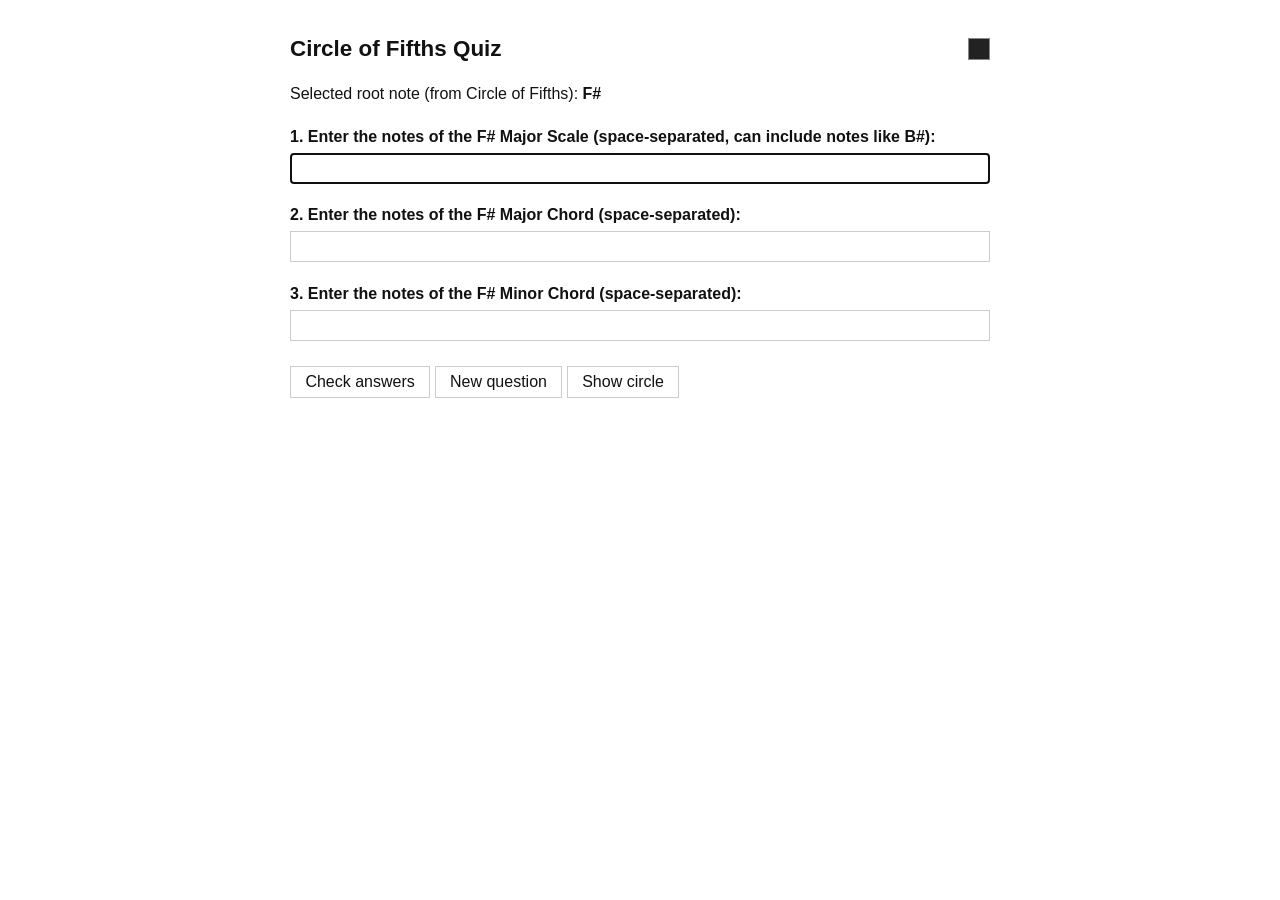
<file: fifths/index.html>
<!DOCTYPE html>
<html lang="en">
<head>
<meta charset="utf-8">
<meta name="viewport" content="width=device-width, initial-scale=1">
<title>Circle of Fifths Quiz</title>
<style>
  :root {
    color-scheme: light;
    --bg: #ffffff;
    --text: #111111;
    --line: #cccccc;
    --field: #ffffff;
    --correct: #0a6b0a;
    --incorrect: #b00000;
    --toggle: #222222;
  }
  html.theme-dark {
    color-scheme: dark;
    --bg: #141414;
    --text: #eeeeee;
    --line: #444444;
    --field: #1e1e1e;
    --correct: #6fcf6f;
    --incorrect: #ff7b7b;
    --toggle: #eeeeee;
  }
  body {
    font-family: sans-serif;
    max-width: 700px;
    margin: 2em auto;
    padding: 0 1em;
    line-height: 1.5;
    background: var(--bg);
    color: var(--text);
  }
  h1 { font-size: 1.4em; margin: 0; }
  .top-bar {
    display: flex;
    align-items: center;
    justify-content: space-between;
    gap: 1em;
  }
  label { display: block; margin-top: 1.2em; font-weight: bold; }
  input[type="text"] {
    width: 100%;
    box-sizing: border-box;
    padding: 0.35em;
    font-size: 1em;
    margin-top: 0.25em;
    background: var(--field);
    color: var(--text);
    border: 1px solid var(--line);
  }
  button {
    font-size: 1em;
    padding: 0.4em 0.9em;
    margin-top: 1.2em;
    cursor: pointer;
    background: var(--field);
    color: var(--text);
    border: 1px solid var(--line);
  }
  .result { margin-top: 0.35em; }
  .correct { color: var(--correct); }
  .incorrect { color: var(--incorrect); }
  .answer { font-family: monospace; }
  #fifths-image {
    display: block;
    margin: 1.5em auto 0;
    max-width: 50%;
    height: auto;
    border: 1px solid var(--line);
  }
  .theme-toggle {
    position: static;
    flex: 0 0 auto;
    width: 22px;
    height: 22px;
    margin: 0;
    padding: 0;
    background: var(--toggle);
    border: 1px solid #888888;
    cursor: pointer;
    z-index: 100;
  }
</style>
</head>
<body>

<div class="top-bar">
  <h1>Circle of Fifths Quiz</h1>
  <button type="button" id="themeToggle" class="theme-toggle"
          aria-label="Toggle dark theme" title="Toggle dark theme"></button>
</div>

<p>Selected root note (from Circle of Fifths): <strong id="root"></strong></p>

<form id="quiz" autocomplete="off">
  <label for="scale">1. Enter the notes of the <span class="quiz-root"></span> Major Scale
    (space-separated, can include notes like B#):</label>
  <input type="text" id="scale" name="scale">
  <div class="result" id="scale-result"></div>

  <label for="maj">2. Enter the notes of the <span class="quiz-root"></span> Major Chord
    (space-separated):</label>
  <input type="text" id="maj" name="maj">
  <div class="result" id="maj-result"></div>

  <label for="min">3. Enter the notes of the <span class="quiz-root"></span> Minor Chord
    (space-separated):</label>
  <input type="text" id="min" name="min">
  <div class="result" id="min-result"></div>

  <button type="submit">Check answers</button>
  <button type="button" id="new-question">New question</button>
  <button type="button" id="help-toggle">Show circle</button>
</form>

<img id="fifths-image" src="Circle-of-Fifths.jpg" alt="Circle of Fifths"
     style="display:none;">

<script>
var circleOfFifths = [
  { root: "C",  scale: ["C", "D", "E", "F", "G", "A", "B"],
    maj: ["C", "E", "G"],  min: ["C", "Eb", "G"] },
  { root: "G",  scale: ["G", "A", "B", "C", "D", "E", "F#"],
    maj: ["G", "B", "D"],  min: ["G", "Bb", "D"] },
  { root: "D",  scale: ["D", "E", "F#", "G", "A", "B", "C#"],
    maj: ["D", "F#", "A"], min: ["D", "F", "A"] },
  { root: "A",  scale: ["A", "B", "C#", "D", "E", "F#", "G#"],
    maj: ["A", "C#", "E"], min: ["A", "C", "E"] },
  { root: "E",  scale: ["E", "F#", "G#", "A", "B", "C#", "D#"],
    maj: ["E", "G#", "B"], min: ["E", "G", "B"] },
  { root: "B",  scale: ["B", "C#", "D#", "E", "F#", "G#", "A#"],
    maj: ["B", "D#", "F#"], min: ["B", "D", "F#"] },
  { root: "F#", scale: ["F#", "G#", "A#", "B", "C#", "D#", "E#"],
    maj: ["F#", "A#", "C#"], min: ["F#", "A", "C#"] },
  { root: "C#", scale: ["C#", "D#", "E#", "F#", "G#", "A#", "B#"],
    maj: ["C#", "E#", "G#"], min: ["C#", "E", "G#"] },
  { root: "G#", scale: ["G#", "A#", "B#", "C#", "D#", "E#", "F##"],
    maj: ["G#", "B#", "D#"], min: ["G#", "B", "D#"] },
  { root: "Eb", scale: ["Eb", "F", "G", "Ab", "Bb", "C", "D"],
    maj: ["Eb", "G", "Bb"], min: ["Eb", "Gb", "Bb"] },
  { root: "Bb", scale: ["Bb", "C", "D", "Eb", "F", "G", "A"],
    maj: ["Bb", "D", "F"], min: ["Bb", "Db", "F"] },
  { root: "F",  scale: ["F", "G", "A", "Bb", "C", "D", "E"],
    maj: ["F", "A", "C"],  min: ["F", "Ab", "C"] }
];

var current = null;

function checkAnswer(input, correct) {
  var tokens = input.trim().toLowerCase().split(/\s+/);
  // An empty input produces [""], so treat that as no notes at all.
  if (tokens.length === 1 && tokens[0] === "") tokens = [];

  if (tokens.length !== correct.length) return false;
  for (var i = 0; i < correct.length; i++) {
    if (tokens[i] !== correct[i].toLowerCase()) return false;
  }
  return true;
}

function showResult(id, ok, correctNotes) {
  var el = document.getElementById(id);
  if (ok) {
    el.className = "result correct";
    el.textContent = "Correct!";
  } else {
    el.className = "result incorrect";
    el.innerHTML = 'Incorrect. Correct answer: <span class="answer">' +
                   correctNotes.join(" ") + "</span>";
  }
}

function newQuestion() {
  var index = Math.floor(Math.random() * circleOfFifths.length);
  current = circleOfFifths[index];

  document.getElementById("root").textContent = current.root;
  var roots = document.querySelectorAll(".quiz-root");
  for (var i = 0; i < roots.length; i++) roots[i].textContent = current.root;

  document.getElementById("scale").value = "";
  document.getElementById("maj").value = "";
  document.getElementById("min").value = "";

  ["scale-result", "maj-result", "min-result"].forEach(function (id) {
    var el = document.getElementById(id);
    el.textContent = "";
    el.className = "result";
  });

  document.getElementById("scale").focus();
}

document.getElementById("quiz").addEventListener("submit", function (event) {
  event.preventDefault();
  if (!current) return;

  showResult("scale-result",
             checkAnswer(document.getElementById("scale").value, current.scale),
             current.scale);
  showResult("maj-result",
             checkAnswer(document.getElementById("maj").value, current.maj),
             current.maj);
  showResult("min-result",
             checkAnswer(document.getElementById("min").value, current.min),
             current.min);
});

document.getElementById("new-question").addEventListener("click", newQuestion);

document.getElementById("help-toggle").addEventListener("click", function () {
  var img = document.getElementById("fifths-image");
  var hidden = img.style.display === "none";
  img.style.display = hidden ? "block" : "none";
  this.textContent = hidden ? "Hide circle" : "Show circle";
});

newQuestion();
</script>

<script>
(function () {
  var root = document.documentElement;
  var toggle = document.getElementById("themeToggle");
  try {
    if (localStorage.getItem("fifths-theme") === "dark") {
      root.classList.add("theme-dark");
    }
  } catch (e) {}
  toggle.addEventListener("click", function () {
    var dark = root.classList.toggle("theme-dark");
    try {
      localStorage.setItem("fifths-theme", dark ? "dark" : "light");
    } catch (e) {}
  });
})();
</script>

<script>
if ("serviceWorker" in navigator && location.protocol !== "file:") {
  window.addEventListener("load", function () {
    navigator.serviceWorker.register("sw.js").catch(function () {});
  });
}
</script>

</body>
</html>
</file>
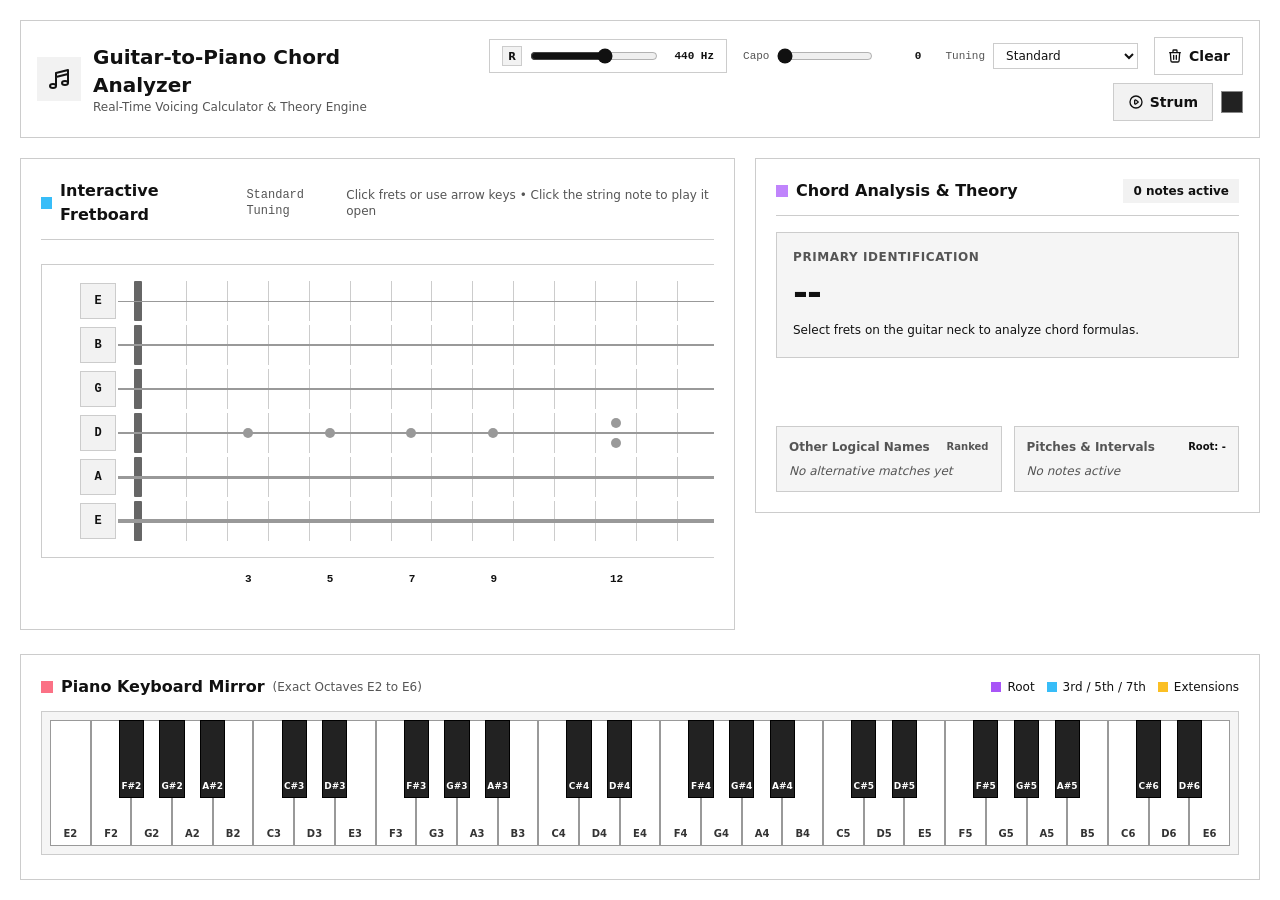
<file: g2p/index.html>
<!DOCTYPE html>
<html lang="en">
<head>
    <meta charset="UTF-8">
    <meta name="viewport" content="width=device-width, initial-scale=1.0">
    <meta name="description" content="Interactive guitar fretboard analyzer that identifies chords in real time and mirrors the exact pitches on a piano keyboard.">
    <meta name="color-scheme" content="light">
    <title>Guitar-to-Piano Chord Analyzer & Voicing Calculator</title>
    <script src="tailwind.js"></script>
    <style>
        /* Plain theme: neutral colours, simple borders, no gradients or shadows.
           Structural rules from the original stylesheet are preserved. */
        :root {
            color-scheme: light;
            --bg: #ffffff;
            --panel: #ffffff;
            --panel-alt: #f5f5f5;
            --text: #111111;
            --muted: #555555;
            --line: #cccccc;
            --btn: #f2f2f2;
            --btn-hover: #e8e8e8;
            --fret-bg: #ffffff;
            --piano-bg: #f5f5f5;
            --wire: #999999;
            --fret-line: #bbbbbb;
            --nut: #666666;
            --dot-idle: #d0d0d0;
            --key-white: #ffffff;
            --key-white-border: #999999;
            --key-black: #222222;
            --key-black-border: #000000;
            --toggle: #222222;
            --toggle-border: #888888;
        }

        html.theme-dark {
            color-scheme: dark;
            --bg: #141414;
            --panel: #1e1e1e;
            --panel-alt: #262626;
            --text: #eeeeee;
            --muted: #aaaaaa;
            --line: #444444;
            --btn: #333333;
            --btn-hover: #3d3d3d;
            --fret-bg: #1a1a1a;
            --piano-bg: #1a1a1a;
            --wire: #777777;
            --fret-line: #444444;
            --nut: #aaaaaa;
            --dot-idle: #555555;
            --key-white: #dddddd;
            --key-white-border: #555555;
            --key-black: #111111;
            --key-black-border: #000000;
            --toggle: #eeeeee;
            --toggle-border: #888888;
        }

        html, body {
            background: var(--bg) !important;
            color: var(--text) !important;
        }
        body {
            font-family: system-ui, -apple-system, "Segoe UI", Roboto, sans-serif !important;
        }

        /* Panels */
        header,
        main > section,
        body > section {
            background: var(--panel) !important;
            border: 1px solid var(--line) !important;
            box-shadow: none !important;
            backdrop-filter: none !important;
            border-radius: 0 !important;
        }
        main > section { min-width: 0; }

        /* Flat everything: no rounded corners, shadows or gradients */
        [class*="rounded"],
        [class*="shadow"] {
            box-shadow: none !important;
            border-radius: 0 !important;
        }
        [class*="bg-gradient"] { background-image: none !important; }
        [class*="backdrop-blur"] { backdrop-filter: none !important; }

        /* Neutral text colours */
        [class*="text-slate-1"],
        [class*="text-slate-2"],
        [class*="text-slate-3"] { color: var(--text) !important; }
        [class*="text-slate-4"],
        [class*="text-slate-5"],
        [class*="text-slate-6"],
        [class*="text-slate-9"] { color: var(--muted) !important; }
        [class*="text-sky"],
        [class*="text-indigo"],
        [class*="text-purple"],
        [class*="text-amber"],
        [class*="text-rose"],
        [class*="text-emerald"],
        [class*="text-cyan"] { color: var(--text) !important; }

        /* Gradient text (title and chord name) becomes plain text */
        [class*="text-transparent"],
        [class*="bg-clip-text"] {
            color: var(--text) !important;
            -webkit-text-fill-color: var(--text) !important;
            background: none !important;
        }

        /* Borders */
        [class*="border-slate"],
        [class*="border-sky"],
        [class*="border-indigo"],
        [class*="border-purple"],
        [class*="border-amber"],
        [class*="border-rose"],
        [class*="border-emerald"],
        [class*="border-cyan"] { border-color: var(--line) !important; }

        /* Header controls */
        header [class*="bg-slate"] {
            background: var(--panel) !important;
            border-color: var(--line) !important;
        }
        header button {
            background: var(--btn) !important;
            color: var(--text) !important;
            border: 1px solid var(--line) !important;
            box-shadow: none !important;
        }
        header button:hover { background: var(--btn-hover) !important; }
        header div[class*="bg-gradient"] {
            background-color: var(--btn) !important;
            color: var(--text) !important;
        }
        input[type="range"] { accent-color: var(--text) !important; }
        select, select option { background: var(--panel) !important; color: var(--text) !important; }

        /* Chord analysis cards */
        div[class*="from-slate"].bg-gradient-to-br { background: var(--panel-alt) !important; }
        [class*="bg-slate-900/80"] { background: var(--panel-alt) !important; }
        [class*="bg-slate-700"] { background: var(--btn) !important; }
        .note-dot[class*="bg-slate-700"] { background: var(--dot-idle) !important; }
        #badgesContainer span {
            background: var(--panel-alt) !important;
            color: var(--text) !important;
            border-color: var(--line) !important;
            box-shadow: none !important;
        }

        /* Fretboard layout */
        .fretboard-container {
            overflow-x: auto;
            max-width: 100%;
        }
        #fretboard {
            background: var(--fret-bg) !important;
            border: 1px solid var(--line) !important;
            box-shadow: none !important;
        }
        #fretboard button[class*="bg-slate-900"] {
            background: var(--btn) !important;
            color: var(--text) !important;
            border-color: var(--line) !important;
        }
        #fretboard button[class*="from-sky"] {
            background-color: #2f7fb5 !important;
            color: #ffffff !important;
        }
        [class*="bg-slate-800/50"] { background: transparent !important; }
        [class*="bg-rose-500"] { background: #888888 !important; }

        .fret-marker-dot {
            width: 10px;
            height: 10px;
            background-color: var(--wire);
            border-radius: 50% !important;
            position: absolute;
            left: 50%;
            top: 50%;
            transform: translate(-50%, -50%);
            pointer-events: none;
        }

        .string-wire {
            position: absolute;
            left: 64px;
            right: 0;
            background: var(--wire);
            box-shadow: none;
            pointer-events: none;
            z-index: 1;
        }

        .fret-line {
            position: absolute;
            top: 0;
            bottom: 0;
            width: 3px;
            background: var(--fret-line);
            box-shadow: none;
            z-index: 2;
        }

        .nut-line {
            width: 8px;
            background: var(--nut);
            border-radius: 1px !important;
        }

        /* Note markers: square by design */
        .note-dot {
            border-radius: 0 !important;
            transition: all 0.15s;
            z-index: 10;
        }
        .note-dot:hover { transform: scale(1.15); }

        /* Coloured note dots (root / third / extension stay distinguishable) */
        span[class*="from-purple"] {
            background-color: #6a5acd !important;
            color: #ffffff !important;
        }
        span[class*="from-sky"] {
            background-color: #2f7fb5 !important;
            color: #ffffff !important;
        }
        span[class*="from-amber"] {
            background-color: #b8860b !important;
            color: #ffffff !important;
        }

        /* Piano */
        #pianoKeyboard {
            background: var(--piano-bg) !important;
            border: 1px solid var(--line) !important;
        }
        .piano-key-white {
            position: relative;
            height: 100%;
            background: var(--key-white);
            border: 1px solid var(--key-white-border);
            border-radius: 0 !important;
            box-shadow: none;
            color: #333333 !important;
            transition: background 0.1s, transform 0.05s;
        }
        .piano-key-black {
            position: absolute;
            top: 0;
            height: 62%;
            background: var(--key-black);
            border: 1px solid var(--key-black-border);
            border-radius: 0 !important;
            box-shadow: none;
            color: #ffffff !important;
            transition: background 0.1s, transform 0.05s;
            z-index: 5;
        }
        [class*="piano-key"][class*="from-purple"] {
            background: #6a5acd !important;
            color: #ffffff !important;
        }
        [class*="piano-key"][class*="from-sky"] {
            background: #2f7fb5 !important;
            color: #ffffff !important;
        }
        [class*="piano-key"][class*="from-amber"] {
            background: #b8860b !important;
            color: #ffffff !important;
        }

        #fretboard,
        #pianoKeyboard {
            user-select: none;
            -webkit-user-select: none;
        }

        .font-mono-code { font-family: ui-monospace, SFMono-Regular, Menlo, monospace; }

        /* Theme toggle: square shows the theme you will switch to */
        .theme-toggle {
            position: static;
            flex: 0 0 auto;
            width: 22px;
            height: 22px;
            margin: 0;
            padding: 0;
            background: var(--toggle) !important;
            border: 1px solid #888888 !important;
            border-radius: 0 !important;
            box-shadow: none !important;
            cursor: pointer;
            z-index: 200;
        }
        header button.theme-toggle,
        header button.theme-toggle:hover {
            background: var(--toggle) !important;
            border: 1px solid #888888 !important;
        }

        @media (prefers-reduced-motion: reduce) {
            *, *::before, *::after {
                animation-duration: 0.001ms !important;
                animation-iteration-count: 1 !important;
                transition-duration: 0.001ms !important;
            }
        }
    </style>
</head>
<body class="min-h-screen flex flex-col justify-between p-3 sm:p-5 gap-5">

    <noscript>
        <p class="bg-rose-500/20 border border-rose-500/40 text-rose-200 text-sm rounded-xl p-3 mb-3">
            This chord analyzer needs JavaScript enabled to render the fretboard and run the music theory engine.
        </p>
    </noscript>

    <!-- HEADER / NAVIGATION BAR -->
    <header class="flex flex-col md:flex-row items-center justify-between bg-slate-800/80 backdrop-blur-md border border-slate-700/60 p-4 rounded-2xl shadow-xl gap-4">
        <div class="flex items-center gap-3">
            <div class="p-2.5 bg-gradient-to-br from-sky-500 to-indigo-600 rounded-xl shadow-lg shadow-sky-500/20 text-white" aria-hidden="true">
                <svg class="w-6 h-6" fill="none" stroke="currentColor" viewBox="0 0 24 24">
                    <path stroke-linecap="round" stroke-linejoin="round" stroke-width="2" d="M9 19V6l12-3v13M9 19c0 1.105-1.343 2-3 2s-3-.895-3-2 .895-2 3-2 3 .895 3 2zm12-3c0 1.105-1.343 2-3 2s-3-.895-3-2 .895-2 3-2 3 .895 3 2zM9 10l12-3"></path>
                </svg>
            </div>
            <div>
                <h1 class="text-xl font-bold bg-gradient-to-r from-sky-400 via-purple-300 to-indigo-300 bg-clip-text text-transparent">
                    Guitar-to-Piano Chord Analyzer
                </h1>
                <p class="text-xs text-slate-400 font-medium">Real-Time Voicing Calculator & Theory Engine</p>
            </div>
        </div>

        <!-- CONTROLS -->
        <div class="flex flex-wrap items-center gap-2 w-full md:w-auto justify-end">
            <!-- Concert Pitch / A4 Tuning -->
            <div class="flex items-center gap-2 bg-slate-900 border border-slate-700 rounded-xl px-3 py-1.5 shrink-0" title="Reference pitch for A4. Raises or lowers every note equally.">
                <button
                    type="button"
                    id="a4Reset"
                    class="w-5 h-5 rounded-full text-[10px] font-bold flex items-center justify-center border border-slate-600 text-slate-400 hover:text-sky-400 hover:border-sky-500 transition focus-visible:ring-2 focus-visible:ring-sky-400"
                    title="Reset A4 to 440 Hz"
                    aria-label="Reset reference pitch to 440 hertz"
                >R</button>
                <input
                    id="a4Tuning"
                    type="range"
                    min="410"
                    max="460"
                    step="1"
                    value="440"
                    aria-label="Reference pitch for A4 in hertz"
                    class="w-24 sm:w-32 accent-sky-500 cursor-pointer"
                >
                <output id="a4TuningValue" for="a4Tuning" class="text-[11px] font-mono font-bold text-sky-400 w-12 text-right whitespace-nowrap">440 Hz</output>
            </div>

            <!-- Capo Control -->
            <div class="flex items-center gap-2 px-2">
                <label class="text-[11px] font-mono text-slate-400 whitespace-nowrap">Capo</label>
                <input
                    id="capoFret"
                    type="range"
                    min="0"
                    max="12"
                    step="1"
                    value="0"
                    aria-label="Capo fret position"
                    class="w-20 sm:w-24 accent-rose-500 cursor-pointer"
                >
                <output id="capoFretValue" for="capoFret" class="text-[11px] font-mono font-bold text-rose-400 w-10 text-right whitespace-nowrap">0</output>
            </div>

            <!-- Tuning Preset Selector -->
            <div class="flex items-center gap-2 px-2">
                <label class="text-[11px] font-mono text-slate-400 whitespace-nowrap">Tuning</label>
                <select id="tuningPreset" class="text-xs bg-slate-900 border border-slate-700 rounded px-2 py-1 text-slate-200 focus-visible:ring-2 focus-visible:ring-sky-400 cursor-pointer">
                    <!-- Options populated by JS -->
                </select>
            </div>

            <!-- Clear Button -->
            <button type="button" onclick="clearFretboard()" class="px-3 py-2 bg-slate-700/60 hover:bg-slate-700 border border-slate-600/60 text-xs sm:text-sm font-semibold rounded-xl transition text-slate-300 flex items-center gap-1.5 focus-visible:ring-2 focus-visible:ring-sky-400">
                <svg class="w-4 h-4" aria-hidden="true" fill="none" stroke="currentColor" viewBox="0 0 24 24"><path stroke-linecap="round" stroke-linejoin="round" stroke-width="2" d="M19 7l-.867 12.142A2 2 0 0116.138 21H7.862a2 2 0 01-1.995-1.858L5 7m5 4v6m4-6v6m1-10V4a1 1 0 00-1-1h-4a1 1 0 00-1 1v3M4 7h16"></path></svg>
                Clear
            </button>

            <!-- Audio Playback Buttons -->
            <button type="button" onclick="playAudioChord()" class="px-3.5 py-2 bg-gradient-to-r from-sky-500 to-blue-600 hover:from-sky-400 hover:to-blue-500 text-white text-xs sm:text-sm font-semibold rounded-xl transition shadow-lg shadow-sky-500/25 flex items-center gap-1.5 active:scale-95 focus-visible:ring-2 focus-visible:ring-sky-300">
                <svg class="w-4 h-4" aria-hidden="true" fill="none" stroke="currentColor" viewBox="0 0 24 24"><path stroke-linecap="round" stroke-linejoin="round" stroke-width="2" d="M14.752 11.168l-3.197-2.132A1 1 0 0010 9.87v4.263a1 1 0 001.555.832l3.197-2.132a1 1 0 000-1.664z"></path><path stroke-linecap="round" stroke-linejoin="round" stroke-width="2" d="M21 12a9 9 0 11-18 0 9 9 0 0118 0z"></path></svg>
                Strum
            </button>

            <button type="button" id="themeToggle" class="theme-toggle"
                    aria-label="Toggle dark theme" title="Toggle dark theme"></button>
        </div>
    </header>

    <!-- MAIN DASHBOARD CONTENT (GRID 2-COLUMNS ON DESKTOP) -->
    <main class="grid grid-cols-1 lg:grid-cols-12 gap-5 items-start flex-1">
        
        <!-- ZONE A: GUITAR FRETBOARD INTERACTION PANEL (LG: 7 COLS) -->
        <section class="lg:col-span-7 bg-slate-800/80 backdrop-blur-md border border-slate-700/60 p-4 sm:p-5 rounded-2xl shadow-xl flex flex-col gap-4">
            <div class="flex items-center justify-between border-b border-slate-700/60 pb-3">
                <div class="flex items-center gap-2">
                    <span class="w-3 h-3 rounded-full bg-sky-400 inline-block" aria-hidden="true"></span>
                    <h2 class="text-base font-bold text-slate-100">Interactive Fretboard</h2>
                    <span class="text-xs text-slate-400 font-mono">Standard Tuning</span>
                </div>
                <div class="text-xs text-slate-400 hidden sm:block">
                    Click frets or use arrow keys • Click the string note to play it open
                </div>
            </div>

            <!-- Fretboard Horizontal Scroll Area (labels scroll with the neck) -->
            <div class="fretboard-container py-2 flex flex-col">
                <div id="fretboard" role="group" aria-label="24-fret guitar fretboard, standard tuning, string 1 high E at the top down to string 6 low E at the bottom" class="relative bg-slate-900 border border-slate-950 rounded-xl min-w-[1100px] p-3 shadow-inner">
                    <!-- Dynamic rendering will build strings, frets, nut, and markers here -->
                </div>
                <div id="fretLabels" aria-hidden="true" class="flex items-center min-w-[1100px] p-3 border border-transparent text-[11px] font-mono font-bold text-slate-400">
                    <!-- Only the marked frets (3, 5, 7, 9, 12, 15, 17, 19) are labeled -->
                </div>
            </div>
        </section>

        <!-- ZONE B: LIVE CHORD ANALYSIS PANEL (LG: 5 COLS) -->
        <section class="lg:col-span-5 bg-slate-800/80 backdrop-blur-md border border-slate-700/60 p-5 rounded-2xl shadow-xl flex flex-col gap-4">
            <div class="flex items-center justify-between border-b border-slate-700/60 pb-3">
                <div class="flex items-center gap-2">
                    <span class="w-3 h-3 rounded-full bg-purple-400 inline-block" aria-hidden="true"></span>
                    <h2 class="text-base font-bold text-slate-100">Chord Analysis & Theory</h2>
                </div>
                <span id="activeNoteCountBadge" class="text-xs font-semibold px-2.5 py-1 rounded-full bg-slate-700 text-slate-300">
                    0 notes active
                </span>
            </div>

            <!-- PRIMARY MATCH CARD -->
            <div class="bg-gradient-to-br from-slate-900 to-slate-950 border border-slate-700/80 p-4 rounded-xl flex flex-col gap-2 relative overflow-hidden">
                <div class="text-xs font-semibold uppercase tracking-wider text-slate-400">Primary Identification</div>
                
                <div class="flex items-baseline justify-between gap-2">
                    <div id="primaryChordName" class="text-3xl sm:text-4xl font-extrabold text-transparent bg-clip-text bg-gradient-to-r from-sky-400 via-indigo-300 to-purple-400 tracking-tight">
                        --
                    </div>
                    <div id="slashChordBadge" class="hidden text-xs font-bold px-2.5 py-1 rounded-lg bg-amber-500/20 border border-amber-500/40 text-amber-300">
                        Inversion / Slash
                    </div>
                </div>

                <div id="chordFormulaDescription" class="text-xs text-slate-300 font-medium leading-relaxed">
                    Select frets on the guitar neck to analyze chord formulas.
                </div>
            </div>

            <!-- Screen-reader announcement for live chord changes -->
            <div id="analysisLiveRegion" class="sr-only" role="status" aria-live="polite" aria-atomic="true"></div>

            <!-- OMISSIONS & STATUS BADGES CONTAINER -->
            <div id="badgesContainer" class="flex flex-wrap gap-2 min-h-[32px]">
                <!-- Dynamic Badges will appear here -->
            </div>

            <!-- ALTERNATIVE INTERPRETATIONS & INTERVAL BREAKDOWN -->
            <div class="grid grid-cols-1 sm:grid-cols-2 gap-3 mt-1">
                <!-- Alternative Interpretations -->
                <div class="bg-slate-900/80 border border-slate-700/50 p-3 rounded-xl flex flex-col gap-2">
                    <div class="text-xs font-semibold text-slate-400 flex items-center justify-between">
                        <span>Other Logical Names</span>
                        <span class="text-[10px] text-slate-500">Ranked</span>
                    </div>
                    <ul id="alternativeChordsList" class="text-xs text-slate-300 space-y-1.5 max-h-36 overflow-y-auto pr-1">
                        <li class="text-slate-500 italic">No alternative matches yet</li>
                    </ul>
                </div>

                <!-- Active Intervals List -->
                <div class="bg-slate-900/80 border border-slate-700/50 p-3 rounded-xl flex flex-col gap-2">
                    <div class="text-xs font-semibold text-slate-400 flex items-center justify-between">
                        <span>Pitches & Intervals</span>
                        <span id="rootNoteLabel" class="text-[10px] text-sky-400 font-bold">Root: -</span>
                    </div>
                    <div id="intervalTable" class="text-xs space-y-1.5 max-h-36 overflow-y-auto pr-1">
                        <span class="text-slate-500 italic">No notes active</span>
                    </div>
                </div>
            </div>
        </section>
    </main>

    <!-- ZONE C: INTERACTIVE PIANO KEYBOARD MIRROR -->
    <section aria-labelledby="pianoHeading" class="bg-slate-800/80 backdrop-blur-md border border-slate-700/60 p-4 sm:p-5 rounded-2xl shadow-xl flex flex-col gap-3">
        <div class="flex items-center justify-between">
            <div class="flex items-center gap-2">
                <span class="w-3 h-3 rounded-full bg-rose-400 inline-block" aria-hidden="true"></span>
                <h2 id="pianoHeading" class="text-base font-bold text-slate-100">Piano Keyboard Mirror</h2>
                <span class="text-xs text-slate-400 hidden sm:inline">(Exact Octaves E2 to E6)</span>
            </div>
            
            <!-- Color Legend -->
            <div class="flex items-center gap-3 text-xs text-slate-300">
                <div class="flex items-center gap-1.5">
                    <span class="w-2.5 h-2.5 rounded-full bg-purple-500 shadow-sm shadow-purple-500" aria-hidden="true"></span>
                    <span>Root</span>
                </div>
                <div class="flex items-center gap-1.5">
                    <span class="w-2.5 h-2.5 rounded-full bg-sky-400 shadow-sm shadow-sky-400" aria-hidden="true"></span>
                    <span>3rd / 5th / 7th</span>
                </div>
                <div class="flex items-center gap-1.5">
                    <span class="w-2.5 h-2.5 rounded-full bg-amber-400 shadow-sm shadow-amber-400" aria-hidden="true"></span>
                    <span>Extensions</span>
                </div>
            </div>
        </div>

        <!-- Piano Container -->
        <div class="overflow-x-auto pb-1">
            <div id="pianoKeyboard" role="img" aria-label="Piano keyboard showing notes from E2 to E6" class="relative h-36 min-w-[1000px] bg-slate-950 p-2 rounded-xl border border-slate-900 select-none overflow-hidden">
                <div id="pianoKeys" class="relative flex h-full w-full">
                    <!-- Dynamic Piano keys rendered via JavaScript -->
                </div>
            </div>
        </div>
    </section>

    <!-- JAVASCRIPT ARCHITECTURE & MUSIC THEORY ENGINE -->
    <script>
        /**
         * MUSIC THEORY DATA & CONSTANTS
         */
        const NOTE_NAMES = ['C', 'C#', 'D', 'D#', 'E', 'F', 'F#', 'G', 'G#', 'A', 'A#', 'B'];
        const FLAT_NOTE_NAMES = ['C', 'Db', 'D', 'Eb', 'E', 'F', 'Gb', 'G', 'Ab', 'A', 'Bb', 'B'];

// Standard Guitar Tuning strings (Low to High: E2, A2, D3, G3, B3, E4)
let GUITAR_STRINGS = [
    { name: 'E2', midi: 40, gauge: 3.5 }, // String 6 (Low E)
    { name: 'A2', midi: 45, gauge: 3.0 }, // String 5
    { name: 'D3', midi: 50, gauge: 2.4 }, // String 4
    { name: 'G3', midi: 55, gauge: 1.8 }, // String 3
    { name: 'B3', midi: 59, gauge: 1.4 }, // String 2
    { name: 'E4', midi: 64, gauge: 1.0 }  // String 1 (High E)
];

// Capo position (0 = no capo). Shifts all notes up by this many semitones.
let capoFret = 0;
let prevCapoFret = 0;

// Fingering suggestion per string (1=index, 2=middle, 3=ring, 4=pinky, 0=none)
let stringFingerings = new Array(6).fill(0);

// Tuning presets (MIDI values low-to-high: string 6 → string 1)
const TUNING_PRESETS = [
    { name: 'Standard', strings: [40, 45, 50, 55, 59, 64] },
    { name: 'Drop D', strings: [38, 45, 50, 55, 59, 64] },
    { name: 'Drop C', strings: [36, 43, 48, 53, 57, 62] },
    { name: 'Open G', strings: [38, 43, 50, 55, 59, 64] },
    { name: 'Open D', strings: [38, 43, 48, 53, 58, 62] },
    { name: 'DADGAD', strings: [38, 45, 50, 57, 62, 64] },
    { name: 'Half Step Down', strings: [39, 44, 49, 54, 58, 63] },
    { name: 'Whole Step Down', strings: [38, 43, 48, 53, 57, 62] }
];

// State Array: 6 strings. Each string has: status ('open' | 'fretted' | 'muted'), fret: number (0..24)
let fretboardState = [
    { status: 'muted', fret: 0 },
    { status: 'muted', fret: 0 },
    { status: 'muted', fret: 0 },
    { status: 'muted', fret: 0 },
    { status: 'muted', fret: 0 },
    { status: 'muted', fret: 0 }
];

// Interval role per string index (R, b3, 5, b7, etc.) relative to detected chord root
let stringIntervalLabels = new Array(6).fill('');

// Active root: null means the top-ranked match; any other value is the
// rootPC the user clicked. All logical names are equal peers — clicking one
// makes it the active root and every interval label re-derives from it.
let activeRootPC = null;

// Root PC of the currently displayed match (used for interval color-coding).
let currentRootPC = null;

function setRoot(rootPC) {
    activeRootPC = rootPC;
    analyzeCurrentChord();
    updateFretboardUI();
    saveState();
}

/**
 * FINGERING SUGGESTIONS
 * Assigns finger numbers (1=index, 2=middle, 3=ring, 4=pinky) to fretted strings.
 * Heuristic: lowest fretted string gets index, ascending frets get ascending fingers.
 * Open strings and muted strings get 0 (no suggestion).
 */
function computeFingerings() {
    stringFingerings.fill(0);

    // Collect fretted (non-open, non-muted) strings with their frets
    const fretted = [];
    fretboardState.forEach((state, strIdx) => {
        if (state.status === 'fretted') {
            fretted.push({ strIdx, fret: state.fret });
        }
    });

    // Sort by fret ascending (lowest fret = index finger)
    fretted.sort((a, b) => a.fret - b.fret || a.strIdx - b.strIdx);

    fretted.forEach((entry, i) => {
        stringFingerings[entry.strIdx] = Math.min(i + 1, 4); // cap at 4 (pinky)
    });
}

/**
 * STATE PERSISTENCE (localStorage)
 * Saves and restores fretboard state, capo, tuning, root, and A4 reference.
 */
const STORAGE_KEY = 'guitar2piano_v1';

function saveState() {
    try {
        const state = {
            fretboardState,
            activeRootPC,
            capoFret,
            prevCapoFret,
            referenceA4,
            GUITAR_STRINGS: GUITAR_STRINGS.map(s => s.midi)
        };
        localStorage.setItem(STORAGE_KEY, JSON.stringify(state));
    } catch (e) {
        // localStorage may be blocked in private mode — fail silently.
    }
}

function loadState() {
    try {
        const raw = localStorage.getItem(STORAGE_KEY);
        if (!raw) return false;
        const state = JSON.parse(raw);

        // Restore fretboard state
        if (Array.isArray(state.fretboardState) && state.fretboardState.length === 6) {
            fretboardState = state.fretboardState.map((s, i) => ({
                status: s.status || 'muted',
                fret: typeof s.fret === 'number' ? s.fret : 0
            }));
        }

        // Restore active root
        if (typeof state.activeRootPC === 'number') activeRootPC = state.activeRootPC;

        // Restore capo
        if (typeof state.capoFret === 'number') capoFret = Math.max(0, Math.min(24, state.capoFret));
        if (typeof state.prevCapoFret === 'number') prevCapoFret = Math.max(0, Math.min(24, state.prevCapoFret));

        // Restore A4
        if (typeof state.referenceA4 === 'number') referenceA4 = Math.max(410, Math.min(460, state.referenceA4));

        // Restore custom tuning
        if (Array.isArray(state.GUITAR_STRINGS) && state.GUITAR_STRINGS.length === 6) {
            const midis = state.GUITAR_STRINGS;
            GUITAR_STRINGS = midis.map((midi, i) => {
                const info = getNoteNameFromMidi(midi);
                return { name: info.name + info.octave, midi, gauge: GUITAR_STRINGS[i]?.gauge || 2.0 };
            });
        }

        return true;
    } catch (e) {
        return false;
    }
}

        /**
         * GENERATIVE CHORD NAMING
         * Instead of matching a fixed list, derive a chord symbol from the
         * interval structure relative to each candidate root. This is the same
         * model Oolimo uses: triad quality + suspension + extension + tensions
         * + added tones + omitted tones.
         */
        const DEGREE_LABELS = {
            0: '1',
            1: 'b9',
            2: '9',
            3: 'b3',
            4: '3',
            5: '11',
            6: 'b5',
            7: '5',
            8: '#5',
            9: '6',
            10: 'b7',
            11: '7'
        };

        // Map semitone relative intervals to readable theoretical names
        const INTERVAL_NAMES = {
            0: 'Root',
            1: 'm2 / b9',
            2: 'M2 / 9th',
            3: 'm3 / Minor 3rd',
            4: 'M3 / Major 3rd',
            5: 'P4 / 11th',
            6: 'b5 / #11',
            7: 'P5 / Perfect 5th',
            8: '#5 / b13',
            9: 'M6 / 13th',
            10: 'b7 / Minor 7th',
            11: 'M7 / Major 7th'
        };

        /**
         * DOM ELEMENT CACHES & INITIALIZATION
         */
        const fretCellElements = []; // [stringIndex][fret]
        const noteDotElements = [];  // [stringIndex][fret]
        const intervalLabelElements = []; // [stringIndex] -> interval label span
        const whiteKeyElements = new Map(); // MIDI -> element
        const blackKeyElements = new Map(); // MIDI -> element
        const BLACK_PITCH_CLASSES = new Set([1, 3, 6, 8, 10]);
        const PIANO_START_MIDI = 40; // E2
        const PIANO_END_MIDI = 88;   // E6
        const MAX_FRET = 24;
        const INLAY_FRETS = new Set([3, 5, 7, 9, 12, 15, 17, 19]);

        // Concert pitch reference. Note names stay the same; every frequency
        // is scaled relative to this A4 value.
        let referenceA4 = 440;
        const WHITE_KEY_CLASS = 'piano-key-white flex-1 flex flex-col justify-end items-center pb-1 text-[10px] font-bold text-slate-600';
        const BLACK_KEY_CLASS = 'piano-key-black flex flex-col justify-end items-center pb-1 text-[9px] font-bold text-slate-400';

        document.addEventListener('DOMContentLoaded', () => {
            loadState();
            buildFretboardUI();
            buildFretLabels();
            buildPianoUI();
            setupFretboardEvents();
            setupTuningControl();
            setupCapoControl();
            setupTuningPresetControl();
            analyzeCurrentChord();
            updateFretboardUI();
        });

        function setupTuningControl() {
            const tuningInput = document.getElementById('a4Tuning');
            const tuningValue = document.getElementById('a4TuningValue');
            const resetBtn = document.getElementById('a4Reset');

            function applyReference(value) {
                referenceA4 = value;
                tuningInput.value = String(value);
                tuningValue.textContent = `${value} Hz`;
            }

            tuningInput.addEventListener('input', () => {
                applyReference(Number(tuningInput.value));
                saveState();
            });

            resetBtn.addEventListener('click', () => {
                applyReference(440);
                saveState();
            });
        }

        function setupCapoControl() {
            const input = document.getElementById('capoFret');
            const output = document.getElementById('capoFretValue');

            function applyCapo(value) {
                const delta = value - prevCapoFret;

                // Shift existing fretted notes together with the capo so they
                // stay at the same distance from it. Open notes stay open.
                if (delta !== 0) {
                    fretboardState = fretboardState.map(state => {
                        if (state.status === 'fretted') {
                            const rawFret = state.fret + delta;
                            if (rawFret < 1) {
                                // Would fall before the nut — mute it.
                                return { status: 'muted', fret: 0 };
                            }
                            return { status: 'fretted', fret: Math.min(MAX_FRET, rawFret) };
                        }
                        return state;
                    });
                }

                capoFret = value;
                prevCapoFret = value;
                input.value = String(value);
                output.textContent = value === 0 ? 'Off' : value;
                // Refresh UI so open-note circles show the capo-shifted note names
                // and the fretboard shows the capo visual zone.
                buildFretboardUI();
                buildFretLabels();
                analyzeCurrentChord();
                updateFretboardUI();
                saveState();
            }

            input.addEventListener('input', () => applyCapo(Number(input.value)));
        }

        function setupTuningPresetControl() {
            const select = document.getElementById('tuningPreset');

            // Populate options
            TUNING_PRESETS.forEach((preset, idx) => {
                const option = document.createElement('option');
                option.value = idx;
                option.textContent = preset.name;
                select.appendChild(option);
            });

            select.addEventListener('change', () => {
                const idx = Number(select.value);
                const preset = TUNING_PRESETS[idx];
                if (!preset) return;

                // Apply tuning: GUITAR_STRINGS is low-to-high (string 6 → string 1)
                const midis = preset.strings;
                GUITAR_STRINGS = midis.map((midi, i) => {
                    const info = getNoteNameFromMidi(midi);
                    return { name: info.name + info.octave, midi, gauge: 2.0 };
                });

                // Rebuild fretboard with new tuning
                buildFretboardUI();
                analyzeCurrentChord();
                updateFretboardUI();
                saveState();
            });
        }

        function setupFretboardEvents() {
            const fretboard = document.getElementById('fretboard');

            // Event delegation: one click listener for every note cell.
            fretboard.addEventListener('click', (event) => {
                const cell = event.target.closest('[data-fret]');
                if (!cell || !fretboard.contains(cell)) return;
                selectFret(Number(cell.dataset.string), Number(cell.dataset.fret));
            });

            // Arrow-key navigation across the fretboard grid.
            fretboard.addEventListener('keydown', (event) => {
                const cell = event.target.closest('[data-fret]');
                if (!cell) return;

                const stringIdx = Number(cell.dataset.string);
                const fret = Number(cell.dataset.fret);
                let nextString = stringIdx;
                let nextFret = fret;

                // Capo-aware minimum fret: first fret at or after the capo.
                const minFret = capoFret > 0 ? capoFret : 1;

                switch (event.key) {
                    case 'ArrowLeft': nextFret = Math.max(minFret, fret - 1); break;
                    case 'ArrowRight': nextFret = Math.min(MAX_FRET, fret + 1); break;
                    // Strings are displayed high E → low E, so moving up increases the index.
                    case 'ArrowUp': nextString = Math.min(5, stringIdx + 1); break;
                    case 'ArrowDown': nextString = Math.max(0, stringIdx - 1); break;
                    case 'Home': nextFret = minFret; break;
                    case 'End': nextFret = MAX_FRET; break;
                    default: return;
                }

                event.preventDefault();
                const nextCell = fretboard.querySelector(`[data-string="${nextString}"][data-fret="${nextFret}"]`);
                if (nextCell) nextCell.focus();
            });

            // Roving tabindex keeps the whole grid to a single tab stop.
            fretboard.addEventListener('focusin', (event) => {
                const cell = event.target.closest('[data-fret]');
                if (!cell) return;
                fretboard.querySelectorAll('[data-fret]').forEach(c => { c.tabIndex = -1; });
                cell.tabIndex = 0;
            });
        }

        // Render Fretboard DOM
        function buildFretboardUI() {
            const container = document.getElementById('fretboard');
            container.innerHTML = '';
            fretCellElements.length = 0;
            noteDotElements.length = 0;
            intervalLabelElements.length = 0;

            // Render high E (string 1) at the top and low E (string 6) at the bottom.
            for (let displayRow = 0; displayRow < GUITAR_STRINGS.length; displayRow++) {
                const strIdx = GUITAR_STRINGS.length - 1 - displayRow;
                const strData = GUITAR_STRINGS[strIdx];
                const stringRow = document.createElement('div');
                stringRow.className = 'flex items-center h-10 relative my-1';

                const stringNumber = 6 - strIdx;
                const openNote = getNoteNameFromMidi(strData.midi + capoFret);

                // Left open-string note control. It shows the tuning note and
                // behaves like the open-string fret: click to play, click again to mute.
                const openNoteWrap = document.createElement('div');
                openNoteWrap.className = 'w-14 mr-2 flex items-center justify-center';

                // Interval role label shown to the left of the open-note circle
                // (R, b3, 5, b7, etc.) when the string is active in a detected chord.
                const intervalLabelSpan = document.createElement('span');
                intervalLabelSpan.id = `str-interval-${strIdx}`;
                intervalLabelSpan.className = 'text-[10px] font-mono font-bold w-4 text-center opacity-0 transition-opacity duration-150';
                intervalLabelSpan.setAttribute('aria-hidden', 'true');
                intervalLabelElements[strIdx] = intervalLabelSpan;
                stringRow.appendChild(intervalLabelSpan);

                const openNoteBtn = document.createElement('button');
                openNoteBtn.type = 'button';
                openNoteBtn.id = `str-open-${strIdx}`;
                openNoteBtn.className = 'w-9 h-9 rounded-full text-xs font-mono font-bold flex items-center justify-center transition border border-slate-700 bg-slate-900 text-slate-400 hover:text-slate-200 focus-visible:ring-2 focus-visible:ring-sky-400';
                openNoteBtn.textContent = openNote.name;
                openNoteBtn.title = `String ${stringNumber} — ${openNote.name}${openNote.octave}`;
                openNoteBtn.onclick = () => selectFret(strIdx, 0);

                openNoteWrap.appendChild(openNoteBtn);
                stringRow.appendChild(openNoteWrap);

                // Guitar Nut Separator
                const nut = document.createElement('div');
                nut.className = 'nut-line h-full mr-1';
                nut.setAttribute('aria-hidden', 'true');
                stringRow.appendChild(nut);

                // String Wire representation across frets
                const stringWire = document.createElement('div');
                stringWire.className = 'string-wire';
                stringWire.style.height = `${strData.gauge}px`;
                stringWire.style.top = `calc(50% - ${strData.gauge / 2}px)`;
                stringWire.setAttribute('aria-hidden', 'true');
                stringRow.appendChild(stringWire);

                const cellsForString = [];
                const dotsForString = [];

                // Frets 1 to 24. The open string is the circle before the nut.
                for (let fret = 1; fret <= MAX_FRET; fret++) {
                    const midiVal = strData.midi + capoFret + fret;
                    const noteName = getNoteNameFromMidi(midiVal);

                    // The whole fret cell is a real button so it supports
                    // keyboard activation, focus rings, and aria-pressed.
                    const fretCell = document.createElement('button');
                    fretCell.type = 'button';
                    fretCell.className = 'relative flex-1 h-full flex items-center justify-center cursor-pointer group bg-transparent border-0 p-0 focus:outline-none focus-visible:ring-2 focus-visible:ring-inset focus-visible:ring-sky-400';
                    fretCell.dataset.string = strIdx;
                    fretCell.dataset.fret = fret;

                    // Capo-aware minimum fret for navigation and tab order.
                    const minFret = capoFret > 0 ? capoFret : 1;
                    fretCell.tabIndex = (strIdx === 5 && fret === minFret) ? 0 : -1;
                    fretCell.setAttribute('aria-label', `String ${stringNumber}, fret ${fret}: ${noteName.name}${noteName.octave}`);
                    fretCell.setAttribute('aria-pressed', 'false');

                    fretCell.classList.add('border-r', 'border-slate-700/80');

                // Single or double inlay dots on the middle string.
                if (strIdx === 2 && INLAY_FRETS.has(fret) && fret !== 12) {
                    const dot = document.createElement('div');
                    dot.className = 'fret-marker-dot';
                    dot.setAttribute('aria-hidden', 'true');
                    fretCell.appendChild(dot);
                } else if (strIdx === 2 && fret === 12) {
                    const dot1 = document.createElement('div');
                    dot1.className = 'fret-marker-dot';
                    dot1.style.top = '25%';
                    dot1.setAttribute('aria-hidden', 'true');
                    const dot2 = document.createElement('div');
                    dot2.className = 'fret-marker-dot';
                    dot2.style.top = '75%';
                    dot2.setAttribute('aria-hidden', 'true');
                    fretCell.appendChild(dot1);
                    fretCell.appendChild(dot2);
                }

                // Capo bar indicator aligned to the end (right side) of the capo fret cell,
                // marking where the playable area starts.
                if (capoFret > 0 && fret === capoFret) {
                    const capoBar = document.createElement('div');
                    capoBar.className = 'absolute inset-y-0 right-0 w-1 bg-rose-500/80 rounded-r-sm pointer-events-none';
                    capoBar.setAttribute('aria-hidden', 'true');
                    fretCell.appendChild(capoBar);
                }

                // Grey out frets before the capo — they are physically unplayable.
                // Keep existing dots/notes even if they fall in this zone.
                const isBeforeCapo = capoFret > 0 && fret < capoFret;
                if (isBeforeCapo) {
                    fretCell.classList.add('opacity-20', 'cursor-not-allowed', 'bg-slate-800/50');
                    fretCell.setAttribute('aria-disabled', 'true');
                    fretCell.tabIndex = -1;
                }

                const relativeFret = capoFret > 0 ? fret - capoFret : fret;
                fretCell.setAttribute('aria-label', `String ${stringNumber}, ${isBeforeCapo ? 'before capo' : relativeFret === 0 ? 'capo position' : 'fret ' + relativeFret}: ${noteName.name}${noteName.octave}`);

                // Visual note marker (the cell itself owns interaction)
                const noteDot = document.createElement('span');
                noteDot.id = `note-dot-${strIdx}-${fret}`;
                noteDot.className = 'note-dot w-7 h-7 rounded-full text-[11px] font-bold flex items-center justify-center shadow-lg transition opacity-0 group-hover:opacity-60 pointer-events-none';
                noteDot.textContent = noteName.name;
                noteDot.dataset.noteName = noteName.name;
                noteDot.setAttribute('aria-hidden', 'true');

                    fretCell.appendChild(noteDot);

                    // Finger suggestion indicator (small number below the dot).
                    const fingerSpan = document.createElement('span');
                    fingerSpan.id = `finger-${strIdx}-${fret}`;
                    fingerSpan.className = 'absolute -top-2 left-1/2 -translate-x-1/2 text-[9px] font-bold text-sky-400 opacity-0 transition-opacity duration-150 pointer-events-none';
                    fingerSpan.setAttribute('aria-hidden', 'true');
                    fretCell.appendChild(fingerSpan);
                    stringRow.appendChild(fretCell);
                    // Index by fret number so fret N stays at [N]; index 0 is unused.
                    cellsForString[fret] = fretCell;
                    dotsForString[fret] = noteDot;
                }

                fretCellElements[strIdx] = cellsForString;
                noteDotElements[strIdx] = dotsForString;
                container.appendChild(stringRow);
            }

            updateFretboardUI();
        }

        // Build fret labels with the exact same horizontal structure as the neck.
        function buildFretLabels() {
            const labels = document.getElementById('fretLabels');
            labels.innerHTML = '';

            // Invisible spacers keep the labels aligned with the neck.
            // Mirrors the string row structure: intervalLabelSpan(w-4) → openNoteWrap(w-14 mr-2) → nut(w-2 mr-1) → frets.
            const intervalSpacer = document.createElement('span');
            intervalSpacer.className = 'w-4';
            labels.appendChild(intervalSpacer);

            const stringSpacer = document.createElement('span');
            stringSpacer.className = 'w-14 mr-2';
            labels.appendChild(stringSpacer);

            const nutSpacer = document.createElement('span');
            nutSpacer.className = 'w-2 mr-1';
            labels.appendChild(nutSpacer);

            for (let fret = 1; fret <= MAX_FRET; fret++) {
                const relativeFret = capoFret > 0 ? fret - capoFret : fret;
                const isBeforeCapo = capoFret > 0 && fret < capoFret;
                const relativeIsMarker = INLAY_FRETS.has(relativeFret);
                const label = document.createElement('span');
                label.className = `flex-1 flex items-center justify-center${relativeIsMarker ? ' text-sky-400' : ' text-slate-500/50'}`;
                if (isBeforeCapo || relativeFret <= 0) {
                    label.textContent = '';
                } else if (relativeIsMarker) {
                    label.textContent = String(relativeFret);
                }
                labels.appendChild(label);
            }
        }

        // Render Piano Keyboard DOM (E2 to E6)
        function buildPianoUI() {
            const piano = document.getElementById('pianoKeys');
            piano.innerHTML = '';
            whiteKeyElements.clear();
            blackKeyElements.clear();

            // White keys share the available width; black keys are absolutely
            // positioned over the boundaries between adjacent white keys.
            let whiteTotal = 0;
            for (let midi = PIANO_START_MIDI; midi <= PIANO_END_MIDI; midi++) {
                if (!BLACK_PITCH_CLASSES.has(midi % 12)) whiteTotal++;
            }

            const whiteWidthPct = 100 / whiteTotal;
            const blackWidthPct = whiteWidthPct * 0.62;
            let whiteCount = 0;

            for (let midi = PIANO_START_MIDI; midi <= PIANO_END_MIDI; midi++) {
                const pitchClass = midi % 12;
                const isBlack = BLACK_PITCH_CLASSES.has(pitchClass);
                const noteInfo = getNoteNameFromMidi(midi);

                const key = document.createElement('div');
                key.id = `piano-key-${midi}`;
                key.dataset.midi = midi;
                key.title = `${noteInfo.name}${noteInfo.octave}`;

                if (isBlack) {
                    key.className = BLACK_KEY_CLASS;
                    key.style.left = `${whiteCount * whiteWidthPct - blackWidthPct / 2}%`;
                    key.style.width = `${blackWidthPct}%`;
                    key.setAttribute('aria-hidden', 'true');
                    key.innerHTML = `<span class="pointer-events-none">${noteInfo.name}${noteInfo.octave}</span>`;
                    blackKeyElements.set(midi, key);
                    piano.appendChild(key);
                } else {
                    key.className = WHITE_KEY_CLASS;
                    key.innerHTML = `<span class="pointer-events-none">${noteInfo.name}${noteInfo.octave}</span>`;
                    whiteKeyElements.set(midi, key);
                    piano.appendChild(key);
                    whiteCount++;
                }
            }
        }

        /**
         * INTERACTION LOGIC & STATE MANAGEMENT
         */
        function selectFret(stringIdx, fret) {
            // Cannot select frets before the capo (physically unplayable).
            if (fret > 0 && capoFret > 0 && fret < capoFret) return;

            const current = fretboardState[stringIdx];
            const isDeselecting = current.status !== 'muted' && current.fret === fret;

            if (isDeselecting) {
                // Clicking active fret deselects it -> mutes string
                fretboardState[stringIdx] = { status: 'muted', fret: 0 };
            } else {
                // Set active fret on string
                fretboardState[stringIdx] = {
                    status: fret === 0 ? 'open' : 'fretted',
                    fret: fret
                };
                // Audible feedback for the note that was just selected (capo-shifted).
                playSingleNote(GUITAR_STRINGS[stringIdx].midi + capoFret + fret);
            }
            analyzeCurrentChord();
            updateFretboardUI();
            saveState();
        }

        function clearFretboard() {
            fretboardState = fretboardState.map(() => ({ status: 'muted', fret: 0 }));
            analyzeCurrentChord();
            updateFretboardUI();
            saveState();
        }

        // Synchronize visual state of Fretboard UI buttons
        function updateFretboardUI() {
            GUITAR_STRINGS.forEach((strData, strIdx) => {
                const state = fretboardState[strIdx];
                const openNoteBtn = document.getElementById(`str-open-${strIdx}`);
                const stringNumber = 6 - strIdx;
                const openBaseClass = 'w-9 h-9 rounded-full text-xs font-mono font-bold flex items-center justify-center transition border focus-visible:ring-2 focus-visible:ring-sky-400';
                const isOpenActive = state.status !== 'muted' && state.fret === 0;

                const isStringActive = state.status !== 'muted';
                const intervalLabel = stringIntervalLabels[strIdx];
                const openNoteName = getNoteNameFromMidi(strData.midi).name;

                // The left control always shows the open note name.
                // The interval role (R, b3, 5, b7, etc.) is shown in a separate
                // label to the left of the circle, only when the string is active.
                openNoteBtn.textContent = openNoteName;
                openNoteBtn.setAttribute('aria-pressed', String(isStringActive));
                if (isStringActive) {
                    openNoteBtn.className = `${openBaseClass} bg-gradient-to-r from-sky-400 to-blue-500 border-sky-300/60 text-slate-950`;
                    openNoteBtn.setAttribute('aria-label', `String ${stringNumber} playing ${openNoteName} (${intervalLabel}). Click to mute.`);
                } else {
                    openNoteBtn.className = `${openBaseClass} bg-slate-900 border-slate-700 text-slate-400 hover:text-slate-200`;
                    openNoteBtn.setAttribute('aria-label', `String ${stringNumber} (${strData.name}) open note is not playing. Activate to play it.`);
                }

                // Show/hide the interval label to the left of the circle.
                const intervalLabelEl = intervalLabelElements[strIdx];
                if (isStringActive && intervalLabel) {
                    intervalLabelEl.textContent = intervalLabel;
                    intervalLabelEl.classList.remove('opacity-0');
                    intervalLabelEl.classList.add('text-sky-400');
                } else {
                    intervalLabelEl.textContent = '';
                    intervalLabelEl.classList.remove('text-sky-400');
                    intervalLabelEl.classList.add('opacity-0');
                }

                // Update fretted note markers (frets 1..24) for this string
                for (let fret = 1; fret <= MAX_FRET; fret++) {
                    const noteDot = noteDotElements[strIdx][fret];
                    const fretCell = fretCellElements[strIdx][fret];
                    const isActive = (state.status !== 'muted' && state.fret === fret);

                    fretCell.setAttribute('aria-pressed', String(isActive));

                    // Capo zone: grey out frets before the capo.
                    const isBeforeCapo = capoFret > 0 && fret < capoFret;
                    if (isBeforeCapo) {
                        fretCell.classList.add('opacity-20', 'cursor-not-allowed', 'bg-slate-800/50');
                        fretCell.setAttribute('aria-disabled', 'true');
                    } else {
                        fretCell.classList.remove('opacity-20', 'cursor-not-allowed', 'bg-slate-800/50');
                        fretCell.removeAttribute('aria-disabled');
                    }

                    if (isActive) {
                        noteDot.classList.remove('opacity-0', 'group-hover:opacity-60', 'bg-slate-700', 'text-slate-200', 'from-purple-500', 'to-indigo-600', 'from-amber-400', 'to-orange-500', 'from-sky-400', 'to-blue-500', 'text-white', 'text-slate-900', 'text-slate-950');

                        // Color the dot based on the interval label shown to the left:
                        // R → purple, 3/5 → blue, everything else → orange/amber.
                        const intervalLabel = stringIntervalLabels[strIdx] || '';
                        let gradientClasses;
                        if (!intervalLabel) {
                            // No chord detected → default blue
                            gradientClasses = ['from-sky-400', 'to-blue-500', 'text-slate-950'];
                        } else if (intervalLabel === 'R') {
                            gradientClasses = ['from-purple-500', 'to-indigo-600', 'text-white'];
                        } else if (intervalLabel === '3' || intervalLabel === '5') {
                            gradientClasses = ['from-sky-400', 'to-blue-500', 'text-slate-950'];
                        } else {
                            // Everything else (sus4, 4, 9, 11, 13, b3, b7, #9, etc.) → orange/amber
                            gradientClasses = ['from-amber-400', 'to-orange-500', 'text-slate-950'];
                        }

                        noteDot.classList.add('opacity-100', 'bg-gradient-to-r', ...gradientClasses, 'scale-110', 'shadow-lg');
                        noteDot.textContent = noteDot.dataset.noteName;

                        // Show finger suggestion on active fretted notes.
                        const finger = stringFingerings[strIdx];
                        const fingerSpan = document.getElementById(`finger-${strIdx}-${fret}`);
                        if (fingerSpan) {
                            fingerSpan.textContent = state.status === 'fretted' && finger > 0 ? finger : '';
                            fingerSpan.classList.remove('opacity-0');
                        }
                    } else {
                        noteDot.classList.remove('opacity-100', 'from-purple-500', 'to-indigo-600', 'from-amber-400', 'to-orange-500', 'from-sky-400', 'to-blue-500', 'from-slate-500', 'to-slate-600', 'text-white', 'text-slate-900', 'text-slate-950', 'bg-gradient-to-r', 'scale-110', 'shadow-lg');
                        noteDot.classList.add('opacity-0', 'group-hover:opacity-60', 'bg-slate-700', 'text-slate-200');
                        noteDot.textContent = noteDot.dataset.noteName;
                        const fingerSpan = document.getElementById(`finger-${strIdx}-${fret}`);
                        if (fingerSpan) {
                            fingerSpan.textContent = '';
                            fingerSpan.classList.add('opacity-0');
                        }
                    }
                }
            });
        }

        /**
         * MUSIC THEORY ANALYSIS ENGINE (OOLIMO ARCHITECTURE)
         */
        function analyzeCurrentChord() {
            // 1. Gather all active MIDI pitches from unmuted strings
            const activeNotes = [];
            fretboardState.forEach((state, strIdx) => {
                if (state.status !== 'muted') {
                    const midi = GUITAR_STRINGS[strIdx].midi + capoFret + state.fret;
                    const info = getNoteNameFromMidi(midi);
                    activeNotes.push({
                        string: 6 - strIdx,
                        midi: midi,
                        pitchClass: midi % 12,
                        name: info.name,
                        octave: info.octave
                    });
                }
            });

            // Compute fingering suggestions for active fretted strings.
            computeFingerings();

            // Update Active Count Badge
            document.getElementById('activeNoteCountBadge').textContent =
                `${activeNotes.length} note${activeNotes.length === 1 ? '' : 's'} active`;

            // Reset Piano Highlights
            resetPianoHighlights();

            // Clear Analysis Display if less than 1 note active
            if (activeNotes.length === 0) {
                renderAnalysisResults(null, [], [], activeNotes);
                return;
            }

            // 2. Identify Bass Note (Lowest MIDI Pitch played)
            activeNotes.sort((a, b) => a.midi - b.midi);
            const bassNote = activeNotes[0];

            // 3. Extract unique pitch classes present
            const uniquePitchClasses = Array.from(new Set(activeNotes.map(n => n.pitchClass)));

            // 4. Derive a chord name from every possible root.
            const matches = [];

            uniquePitchClasses.forEach(candidateRootPC => {
                // Semitone intervals of all active unique pitches relative to this root.
                const intervals = uniquePitchClasses
                    .map(pc => (pc - candidateRootPC + 12) % 12)
                    .sort((a, b) => a - b);

                const info = deriveChordInfo(intervals);
                if (!info) return;

                const rootName = NOTE_NAMES[candidateRootPC];
                const isBassRoot = (bassNote.pitchClass === candidateRootPC);
                const chordName = `${rootName}${info.symbol}`;
                const fullChordDisplay = isBassRoot ? chordName : `${chordName}/${bassNote.name}`;

                matches.push({
                    rootPC: candidateRootPC,
                    rootName: rootName,
                    formula: {
                        name: info.symbol,
                        fullName: info.fullName,
                        description: info.degreeText,
                        intervals: intervals
                    },
                    info: info,
                    chordName: chordName,
                    fullDisplay: fullChordDisplay,
                    isSlash: !isBassRoot,
                    bassNoteName: bassNote.name,
                    score: scoreChordCandidate(info, isBassRoot),
                    intervals: intervals
                });
            });

            // Sort matches by score, then break ties deterministically.
            matches.sort((a, b) =>
                b.score - a.score ||
                a.rootPC - b.rootPC ||
                a.fullDisplay.localeCompare(b.fullDisplay)
            );

            // Select Best Match (or user-selected root if one was clicked)
            const autoMatch = matches.length > 0 ? matches[0] : null;
            let displayMatch = autoMatch;
            if (activeRootPC !== null) {
                const selected = matches.find(m => m.rootPC === activeRootPC);
                if (selected) {
                    displayMatch = selected;
                } else {
                    activeRootPC = null;
                }
            }

            // Track root PC for interval color-coding on dots.
            currentRootPC = displayMatch ? displayMatch.rootPC : null;

            // Compute interval role per string for the left-side display (R, b3, 5, b7, etc.)
            stringIntervalLabels.fill('');
            if (displayMatch) {
                activeNotes.forEach(note => {
                    const strIdx = 6 - note.string;
                    const relativeSemitones = (note.pitchClass - displayMatch.rootPC + 12) % 12;
                    stringIntervalLabels[strIdx] = displayMatch.info.degreeByPc[relativeSemitones] || '';
                });
            }

            // Render Analysis & Mirror Highlights
            renderAnalysisResults(displayMatch, matches, uniquePitchClasses, activeNotes, activeRootPC !== null);
            highlightPianoKeys(activeNotes, displayMatch);
        }

        /**
         * Derive a chord symbol from a pitch-class set relative to its root.
         * Follows the same stacked-3rds model as Oolimo: a triad quality,
         * optional suspension, extension number, tensions, added tones and
         * omitted tones. Returns null when the set has no sensible name.
         */
        function deriveChordInfo(intervals) {
            const count = intervals.length;
            if (count < 2 || intervals[0] !== 0) return null;

            const has = new Array(12).fill(false);
            intervals.forEach(semitone => { has[semitone] = true; });

            const b9 = has[1];
            const nine = has[2];
            const m3 = has[3];
            const M3 = has[4];
            const P4 = has[5];
            const b5 = has[6];
            const P5 = has[7];
            const m6 = has[8];
            const M6 = has[9];
            const b7 = has[10];
            const M7 = has[11];

            // A chord cannot contain both a minor and a major 7th.
            if (b7 && M7) return null;

            const bothThirds = m3 && M3;
            const hasSeventh = b7 || M7;

            // --- Triad quality / suspension -------------------------------
            let quality = '';
            let sus = '';

            if (!m3 && !M3) {
                if (P4) sus = 'sus4';
                else if (nine) sus = 'sus2';
            } else if (m3 && !M3) {
                // A diminished triad only when there is no 5th, 7th or major
                // 7th to complete it into half-diminished / diminished 7th.
                quality = (!b5 || P5 || b7 || M7) ? 'm' : 'dim';
            } else if (M3 && m6 && !P5 && !b7 && !M6 && !M7) {
                quality = 'aug';
            }
            if (bothThirds) quality = '';

            // --- Extension family -----------------------------------------
            let ext = '';
            if (b7) ext = '7';
            else if (M7) ext = 'maj7';
            else if (M6) ext = quality === 'dim' ? 'dim7' : '6';
            else if (m6 && quality !== 'aug') ext = 'b6';
            else if (P5 && count === 2) ext = '5';

            // --- Tensions and added tones ---------------------------------
            const tensions = [];
            const adds = [];
            const target = hasSeventh ? tensions : adds;

            if (nine && sus !== 'sus2') target.push('9');
            if (P4 && sus !== 'sus4') target.push('11');
            if (M6 && hasSeventh) tensions.push('13');
            if (b9) target.push('b9');
            if (bothThirds) target.push('#9');
            if (b5 && quality !== 'dim') target.push(P5 ? '#11' : 'b5');
            if (m6 && quality !== 'aug' && ext !== 'b6') {
                // #5 replaces the natural 5th when it's absent; b13 only
                // applies when the natural 5th is present (a 13th extension).
                target.push(P5 ? 'b13' : '#5');
            }

            // Merge natural 9 / 11 / 13 into the extension number
            // (C7 + 9 => C9, Cmaj7 + 9 => Cmaj9, etc.).
            let displayExt = ext;
            if (hasSeventh) {
                let highest = '';
                if (tensions.includes('13')) highest = '13';
                else if (tensions.includes('11')) highest = '11';
                else if (tensions.includes('9')) highest = '9';

                if (highest) {
                    displayExt = ext === 'maj7' ? `maj${highest}` : highest;
                    // A 9/11/13 symbol already implies the lower natural tones.
                    for (let i = tensions.length - 1; i >= 0; i--) {
                        if (['9', '11', '13'].includes(tensions[i])) tensions.splice(i, 1);
                    }
                }
            }

            // 6/9 is a standard compound symbol rather than 6add9.
            if (displayExt === '6' && adds.includes('9')) {
                displayExt = '6/9';
                adds.splice(adds.indexOf('9'), 1);
            }

            // Capture the final extension before assembling the symbol.
            const finalExt = displayExt;

            // --- Omitted tones --------------------------------------------
            const hasThird = !!(m3 || M3 || sus);
            let omit = '';
            if (!hasThird && count > 1 && ext !== '5') omit = '3';

            // --- Assemble the symbol --------------------------------------
            let symbol = quality;

            if (quality === 'dim') {
                symbol = displayExt === 'dim7' ? 'dim7' : 'dim';
                displayExt = '';
            } else if (quality === 'm' && displayExt.indexOf('maj') === 0) {
                symbol = `m(${displayExt})`;
                displayExt = '';
            } else if (displayExt === 'b6') {
                symbol += '(b6)';
                displayExt = '';
            } else if (sus) {
                symbol += displayExt + sus;
                displayExt = '';
            } else {
                symbol += displayExt;
            }

            if (tensions.length > 0) {
                symbol += tensions.length === 1 ? tensions[0] : `(${tensions.join(',')})`;
            }
            if (adds.length > 0) {
                symbol += adds.length === 1
                    ? `add${adds[0]}`
                    : `(add${adds.join(',add')})`;
            }
            if (omit) symbol += `(no${omit})`;

            const info = {
                symbol: symbol,
                quality: quality,
                sus: sus,
                ext: ext,
                extension: finalExt,
                tensions: tensions,
                adds: adds,
                omit: omit,
                hasThird: hasThird,
                hasFifth: P5
            };

            // Altered tones are what make a name feel exotic. Count them so
            // the ranking can prefer simpler, more likely interpretations.
            const altered = tone => ['b5', '#5', 'b9', '#9', '#11', 'b13'].includes(tone);
            info.alterationCount = tensions.filter(altered).length +
                adds.filter(altered).length +
                (ext === 'b6' ? 1 : 0);

            // A half-diminished chord is a standard name, not an alteration.
            if (quality === 'm' && hasSeventh && b5 && !P5 && tensions.includes('b5')) {
                info.alterationCount -= 1;
            }

            info.fullName = describeChord(info);
            info.degreeByPc = {};
            intervals.forEach(semitone => {
                info.degreeByPc[semitone] = degreeLabel(semitone, info);
            });
            info.degreeText = intervals.map(semitone => info.degreeByPc[semitone]).join(', ');

            return info;
        }

        function degreeLabel(semitone, info) {
            switch (semitone) {
                case 0: return 'R';
                case 1: return 'b9';
                case 2: return info.sus === 'sus2' ? 'sus2' : '9';
                case 3: return info.quality === '' && info.tensions.includes('#9') ? '#9' : 'b3';
                case 4: return '3';
                case 5: return info.sus === 'sus4' ? 'sus4' : '11';
                case 6: return info.tensions.includes('#11') || info.adds.includes('#11') ? '#11' : 'b5';
                case 7: return '5';
                case 8:
                    if (info.ext === 'b6') return 'b6';
                    return info.tensions.includes('b13') || info.adds.includes('b13') ? 'b13' : '#5';
                case 9:
                    if (info.ext === 'dim7') return 'bb7';
                    if (info.extension === '13') return '13';
                    return '6';
                case 10: return 'b7';
                case 11: return '7';
                default: return DEGREE_LABELS[semitone] || String(semitone);
            }
        }

        function describeChord(info) {
            if (info.extension === '5') return 'Power Chord';

            const family = info.quality === 'm' ? 'Minor'
                : info.quality === 'dim' ? 'Diminished'
                : info.quality === 'aug' ? 'Augmented'
                : 'Major';

            let name;
            if (info.sus) {
                name = info.sus === 'sus2' ? 'Suspended 2nd' : 'Suspended 4th';
            } else if (info.extension) {
                if (info.extension === 'maj7') name = 'Major 7th';
                else if (info.extension === 'maj9') name = 'Major 9th';
                else if (info.extension === 'maj11') name = 'Major 11th';
                else if (info.extension === 'maj13') name = 'Major 13th';
                else if (info.extension === 'dim7') name = 'Diminished 7th';
                else if (info.extension === '6/9') name = `${family} 6/9`;
                else if (info.extension === '6') name = `${family} 6th`;
                else if (info.extension === '7') name = family === 'Major' ? 'Dominant 7th' : `${family} 7th`;
                else name = family === 'Major' ? `Dominant ${info.extension}th` : `${family} ${info.extension}th`;
            } else {
                name = `${family} Triad`;
            }

            const extras = [];
            if (info.tensions.length) extras.push(info.tensions.join(', '));
            if (info.adds.length) extras.push(info.adds.map(tone => `add${tone}`).join(', '));
            if (info.omit) extras.push(`no ${info.omit}`);
            if (extras.length) name += ` (${extras.join('; ')})`;

            return name;
        }

        function scoreChordCandidate(info, isBassRoot) {
            let score = 100;

            if (isBassRoot) score += 15;
            score += (info.quality === 'm' || info.quality === '') ? 12 : 6;
            if (info.sus) score += 6;
            if (info.hasThird) score += 5;

            // An omitted 5th is common, but a name without one is less certain.
            score += info.hasFifth ? 8 : -8;

            if (info.extension && info.extension !== '5') score += 6;
            if (info.extension === '5') score -= 8;

            // sus + 6/9 is an unusual spelling; prefer a slash chord instead.
            if (info.sus && ['6', '6/9', '9', '11', '13'].includes(info.extension)) score -= 12;

            score += info.omit ? -15 : 3;
            score -= info.alterationCount * 18;
            if (info.ext === 'b6') score -= 6;

            return score;
        }

        /**
         * ANALYSIS & BADGES DISPLAY RENDERING
         */
        function renderAnalysisResults(primaryMatch, allMatches, uniquePitchClasses, activeNotes, isUserSelected) {
            const primaryNameEl = document.getElementById('primaryChordName');
            const formulaDescEl = document.getElementById('chordFormulaDescription');
            const slashBadgeEl = document.getElementById('slashChordBadge');
            const badgesContainer = document.getElementById('badgesContainer');
            const altListEl = document.getElementById('alternativeChordsList');
            const intervalTableEl = document.getElementById('intervalTable');
            const rootLabelEl = document.getElementById('rootNoteLabel');
            const liveRegionEl = document.getElementById('analysisLiveRegion');

            badgesContainer.innerHTML = '';
            altListEl.innerHTML = '';
            intervalTableEl.innerHTML = '';

            if (!primaryMatch) {
                if (activeNotes.length === 0) {
                    primaryNameEl.textContent = '--';
                    formulaDescEl.textContent = 'Select frets on the guitar neck to analyze chord formulas.';
                    liveRegionEl.textContent = 'No notes selected.';
                    altListEl.innerHTML = '<li class="text-slate-500 italic">No alternative matches yet</li>';
                    intervalTableEl.innerHTML = '<span class="text-slate-500 italic">No notes active</span>';
                } else {
                    primaryNameEl.textContent = activeNotes.map(n => n.name).join(' - ');
                    formulaDescEl.textContent = 'Custom Pitch Cluster / Unknown Standard Chord Name';
                    liveRegionEl.textContent = `Unknown chord: ${activeNotes.map(n => `${n.name}${n.octave}`).join(', ')}.`;
                    altListEl.innerHTML = '<li class="text-slate-500 italic">No standard chord match</li>';

                    const bassPC = activeNotes[0].pitchClass;
                    rootLabelEl.textContent = `Bass: ${activeNotes[0].name}`;
                    activeNotes.forEach(note => {
                        const relativeSemitones = (note.pitchClass - bassPC + 12) % 12;
                        const intervalName = INTERVAL_NAMES[relativeSemitones] || `${relativeSemitones} st`;
                        const div = document.createElement('div');
                        div.className = 'flex items-center justify-between text-xs py-0.5 border-b border-slate-800 last:border-0';
                        div.innerHTML = `
                            <span class="font-bold text-slate-200">Str ${note.string}: ${note.name}${note.octave}</span>
                            <span class="font-mono text-slate-400 font-semibold">${intervalName}</span>
                        `;
                        intervalTableEl.appendChild(div);
                    });
                }
                slashBadgeEl.classList.add('hidden');
                if (activeNotes.length === 0) rootLabelEl.textContent = 'Root: -';
                return;
            }

            // Render Primary Match Title — all logical names are equal and clickable.
            primaryNameEl.innerHTML = `<button type="button" onclick="setRoot(${primaryMatch.rootPC})" class="text-sky-400 hover:text-sky-300 ${isUserSelected ? 'font-bold' : ''} cursor-default" title="${isUserSelected ? 'Active root' : 'Top-ranked match · click to set as active root'}" aria-pressed="${isUserSelected}">${primaryMatch.fullDisplay}</button>`;
            formulaDescEl.textContent = `${primaryMatch.rootName} ${primaryMatch.formula.fullName} (${primaryMatch.formula.description})`;
            liveRegionEl.textContent = `${primaryMatch.fullDisplay}. ${primaryMatch.rootName} ${primaryMatch.formula.fullName}.`;

            // Render Inversion / Slash Badge
            if (primaryMatch.isSlash) {
                slashBadgeEl.classList.remove('hidden');
                slashBadgeEl.textContent = `Inversion (${primaryMatch.bassNoteName} Bass)`;
            } else {
                slashBadgeEl.classList.add('hidden');
            }

            rootLabelEl.textContent = `Root: ${primaryMatch.rootName}`;

            // 5. Generate Harmonization & Omission Status Badges
            // Check for Missing 3rd
            if (primaryMatch.info.omit === '3') {
                createBadge('No 3rd (Ambiguous)', 'bg-amber-500/20 text-amber-300 border-amber-500/40');
            }

            // Check for Omitted 5th
            if (!primaryMatch.info.hasFifth && primaryMatch.info.extension !== '5' && primaryMatch.info.quality !== 'dim') {
                createBadge('5th Omitted (Implied)', 'bg-sky-500/20 text-sky-300 border-sky-500/40');
            }

            // Power Chord Badge
            if (primaryMatch.info.extension === '5') {
                createBadge('Power Chord (No 3rd)', 'bg-purple-500/20 text-purple-300 border-purple-500/40');
            }

            // Suspended quality
            if (primaryMatch.info.sus) {
                createBadge(`${primaryMatch.info.sus === 'sus2' ? 'Sus2' : 'Sus4'}`, 'bg-emerald-500/20 text-emerald-300 border-emerald-500/40');
            }

            // Altered / added tones
            if (primaryMatch.info.tensions.length) {
                createBadge(`Altered: ${primaryMatch.info.tensions.join(', ')}`, 'bg-rose-500/20 text-rose-300 border-rose-500/40');
            }
            if (primaryMatch.info.adds.length) {
                createBadge(`Added: ${primaryMatch.info.adds.map(t => 'add' + t).join(', ')}`, 'bg-cyan-500/20 text-cyan-300 border-cyan-500/40');
            }

            // Inverted Slash Badge in Badges Container
            if (primaryMatch.isSlash) {
                createBadge(`Bass Inversion /${primaryMatch.bassNoteName}`, 'bg-indigo-500/20 text-indigo-300 border-indigo-500/40');
            }

            // Render Ranked Alternative Chord Names
            const uniqueAltNames = new Set();
            allMatches.forEach(alt => {
                const isActiveRoot = activeRootPC !== null && activeRootPC === alt.rootPC;
                const isTopAuto = activeRootPC === null && alt === primaryMatch;
                if (isActiveRoot || isTopAuto) return;
                if (!uniqueAltNames.has(alt.fullDisplay)) {
                    uniqueAltNames.add(alt.fullDisplay);
                    const li = document.createElement('li');
                    li.className = 'flex items-center justify-between font-mono-code text-slate-300';
                    const btn = document.createElement('button');
                    btn.type = 'button';
                    btn.textContent = alt.fullDisplay;
                    btn.className = `text-sky-400 hover:text-sky-300 ${isActiveRoot ? 'font-bold' : ''} cursor-default`;
                    btn.title = isActiveRoot ? 'Active root' : 'Click to set as active root';
                    btn.setAttribute('aria-pressed', String(isActiveRoot));
                    btn.onclick = () => setRoot(alt.rootPC);
                    li.appendChild(btn);
                    li.appendChild(document.createTextNode(' '));
                    const formulaSpan = document.createElement('span');
                    formulaSpan.className = 'text-[10px] text-slate-500';
                    formulaSpan.textContent = alt.formula.fullName;
                    li.appendChild(formulaSpan);
                    altListEl.appendChild(li);
                }
            });

            if (uniqueAltNames.size === 0) {
                altListEl.innerHTML = '<li class="text-slate-500 italic">No other logical matches</li>';
            }

            // Render Active Interval Breakdown Table
            activeNotes.forEach(note => {
                const relativeSemitones = (note.pitchClass - primaryMatch.rootPC + 12) % 12;
                const intervalName = primaryMatch.info.degreeByPc[relativeSemitones] ||
                    INTERVAL_NAMES[relativeSemitones] ||
                    `${relativeSemitones} st`;

                const div = document.createElement('div');
                div.className = 'flex items-center justify-between text-xs py-0.5 border-b border-slate-800 last:border-0';
                div.innerHTML = `
                    <span class="font-bold text-slate-200">Str ${note.string}: ${note.name}${note.octave}</span>
                    <span class="font-mono text-sky-400 font-semibold">${intervalName}</span>
                `;
                intervalTableEl.appendChild(div);
            });
        }

        function createBadge(text, colorClasses) {
            const container = document.getElementById('badgesContainer');
            const badge = document.createElement('span');
            badge.className = `text-xs font-semibold px-2.5 py-1 rounded-lg border ${colorClasses} shadow-sm`;
            badge.textContent = text;
            container.appendChild(badge);
        }

        /**
         * DYNAMIC PIANO KEYBOARD HIGHLIGHTING
         */
        function resetPianoHighlights() {
            whiteKeyElements.forEach(key => { key.className = WHITE_KEY_CLASS; });
            blackKeyElements.forEach(key => { key.className = BLACK_KEY_CLASS; });
        }

        function highlightPianoKeys(activeNotes, primaryMatch) {
            const referenceRootPC = primaryMatch ? primaryMatch.rootPC : activeNotes[0].pitchClass;

            activeNotes.forEach(note => {
                const key = whiteKeyElements.get(note.midi) || blackKeyElements.get(note.midi);
                if (!key) return;

                const relativeSemitones = (note.pitchClass - referenceRootPC + 12) % 12;

                // Color Coding by Interval Role
                let gradientClasses = ['from-sky-400', 'to-blue-500', 'text-slate-950']; // 3rd / 5th / 7th
                if (relativeSemitones === 0) {
                    gradientClasses = ['from-purple-500', 'to-indigo-600', 'text-white']; // Root
                } else if ([2, 5, 9].includes(relativeSemitones)) {
                    gradientClasses = ['from-amber-400', 'to-orange-500', 'text-slate-950']; // Extensions
                }

                // Keep the key exactly the same size — only change its color.
                key.classList.remove('text-slate-600', 'text-slate-400');
                key.classList.add('bg-gradient-to-b', ...gradientClasses);
            });
        }

        /**
         * AUDIO PREVIEW SYNTHESIZER (WEB AUDIO API)
         */
        let audioCtx = null;
        let masterGain = null;
        let activeVoices = [];

        function initAudio() {
            if (!audioCtx) {
                const AudioCtor = window.AudioContext || window.webkitAudioContext;
                if (!AudioCtor) return null;

                try {
                    audioCtx = new AudioCtor();
                    masterGain = audioCtx.createGain();
                    masterGain.gain.value = 0.7;

                    // Keep six-note voicings from clipping.
                    const compressor = audioCtx.createDynamicsCompressor();
                    compressor.threshold.value = -18;
                    compressor.knee.value = 24;
                    compressor.ratio.value = 6;
                    compressor.attack.value = 0.003;
                    compressor.release.value = 0.25;

                    masterGain.connect(compressor);
                    compressor.connect(audioCtx.destination);
                } catch (error) {
                    console.error('Web Audio is not available in this browser.', error);
                    audioCtx = null;
                    masterGain = null;
                    return null;
                }
            }

            if (audioCtx.state === 'suspended') {
                audioCtx.resume().catch(() => {});
            }
            return audioCtx;
        }

        function stopActiveVoices() {
            if (!audioCtx) return;

            const now = audioCtx.currentTime;
            activeVoices.forEach(({ gain, oscillators }) => {
                try {
                    gain.gain.cancelScheduledValues(now);
                    gain.gain.setTargetAtTime(0.0001, now, 0.02);
                    oscillators.forEach(osc => osc.stop(now + 0.08));
                } catch (error) {
                    // Oscillator may already have finished naturally.
                }
            });
            activeVoices = [];
        }

        // Synthesize a steel-string acoustic pluck: bright pick attack, strong
        // upper harmonics, and a quick natural decay.
        function schedulePluck(freq, startTime, duration, level) {
            const ctx = audioCtx;
            const filter = ctx.createBiquadFilter();
            const peak = ctx.createBiquadFilter();
            const gain = ctx.createGain();
            const oscillators = [];

            filter.type = 'lowpass';
            filter.frequency.setValueAtTime(Math.min(freq * 12, 14000), startTime);
            filter.frequency.exponentialRampToValueAtTime(
                Math.min(Math.max(freq * 4, 400), 8000),
                startTime + duration * 0.7
            );
            filter.Q.value = 0.7;

            // Gentle boost around 2.8 kHz for the metallic bronze shimmer.
            peak.type = 'peaking';
            peak.frequency.setValueAtTime(2800, startTime);
            peak.Q.value = 1;
            peak.gain.setValueAtTime(5, startTime);

            const partials = [
                { type: 'triangle', ratio: 1, gain: 0.8, detune: 0 },
                { type: 'sawtooth', ratio: 1, gain: 0.12, detune: 5 },
                { type: 'sine', ratio: 2, gain: 0.22, detune: 2 },
                { type: 'sine', ratio: 3, gain: 0.1, detune: -3 },
                { type: 'sine', ratio: 4, gain: 0.05, detune: 4 }
            ];

            partials.forEach(function (partial) {
                const osc = ctx.createOscillator();
                const partialGain = ctx.createGain();
                osc.type = partial.type;
                osc.frequency.setValueAtTime(freq * partial.ratio, startTime);
                osc.detune.setValueAtTime(partial.detune, startTime);
                partialGain.gain.value = partial.gain;
                osc.connect(partialGain);
                partialGain.connect(filter);
                oscillators.push(osc);
            });

            gain.gain.setValueAtTime(0.0001, startTime);
            gain.gain.exponentialRampToValueAtTime(level, startTime + 0.004);
            gain.gain.exponentialRampToValueAtTime(0.0001, startTime + duration);

            filter.connect(peak);
            peak.connect(gain);
            gain.connect(masterGain);

            oscillators.forEach(function (osc) {
                osc.start(startTime);
                osc.stop(startTime + duration + 0.05);
            });

            // Short filtered noise burst for the pick attack.
            const noiseLength = Math.floor(ctx.sampleRate * 0.03);
            const noiseBuffer = ctx.createBuffer(1, noiseLength, ctx.sampleRate);
            const noiseData = noiseBuffer.getChannelData(0);
            for (let i = 0; i < noiseLength; i++) {
                noiseData[i] = (Math.random() * 2 - 1) * Math.pow(1 - i / noiseLength, 4);
            }
            const noise = ctx.createBufferSource();
            const noiseFilter = ctx.createBiquadFilter();
            const noiseGain = ctx.createGain();
            noise.buffer = noiseBuffer;
            noiseFilter.type = 'highpass';
            noiseFilter.frequency.setValueAtTime(2200, startTime);
            noiseGain.gain.setValueAtTime(level * 0.35, startTime);
            noise.connect(noiseFilter);
            noiseFilter.connect(noiseGain);
            noiseGain.connect(masterGain);
            noise.start(startTime);

            return { gain, oscillators };
        }

        // Play a short single note so the player hears the pitch they clicked.
        function playSingleNote(midi) {
            const ctx = initAudio();
            if (!ctx || !masterGain) return;

            const freq = referenceA4 * Math.pow(2, (midi - 69) / 12);
            schedulePluck(freq, ctx.currentTime, 1.2, 0.1);
        }

        function playAudioChord() {
            const ctx = initAudio();
            if (!ctx || !masterGain) return;

            const activeMidis = fretboardState
                .filter(s => s.status !== 'muted')
                .map((s, idx) => GUITAR_STRINGS[idx].midi + s.fret)
                .sort((a, b) => a - b);

            if (activeMidis.length === 0) return;

            stopActiveVoices();
            const now = ctx.currentTime;

            activeMidis.forEach((midi, index) => {
                const freq = referenceA4 * Math.pow(2, (midi - 69) / 12);

                // Stagger the notes low to high for a strummed feel.
                const delay = index * 0.045;
                const startTime = now + delay;

                activeVoices.push(schedulePluck(freq, startTime, 1.9, 0.11));
            });
        }

        // Helper: Convert MIDI to Note Name & Octave
        function getNoteNameFromMidi(midi) {
            const pitchClass = midi % 12;
            const octave = Math.floor(midi / 12) - 1;
            return {
                name: NOTE_NAMES[pitchClass],
                octave: octave
            };
        }
    </script>

    <script>
        (function () {
            var root = document.documentElement;
            var toggle = document.getElementById('themeToggle');
            try {
                if (localStorage.getItem('g2p-theme') === 'dark') {
                    root.classList.add('theme-dark');
                }
            } catch (e) {}
            toggle.addEventListener('click', function () {
                var dark = root.classList.toggle('theme-dark');
                try {
                    localStorage.setItem('g2p-theme', dark ? 'dark' : 'light');
                } catch (e) {}
            });
        })();
    </script>

    <script>
        if ('serviceWorker' in navigator && location.protocol !== 'file:') {
            window.addEventListener('load', function () {
                navigator.serviceWorker.register('sw.js').catch(function () {});
            });
        }
    </script>
</body>
</html>
</file>
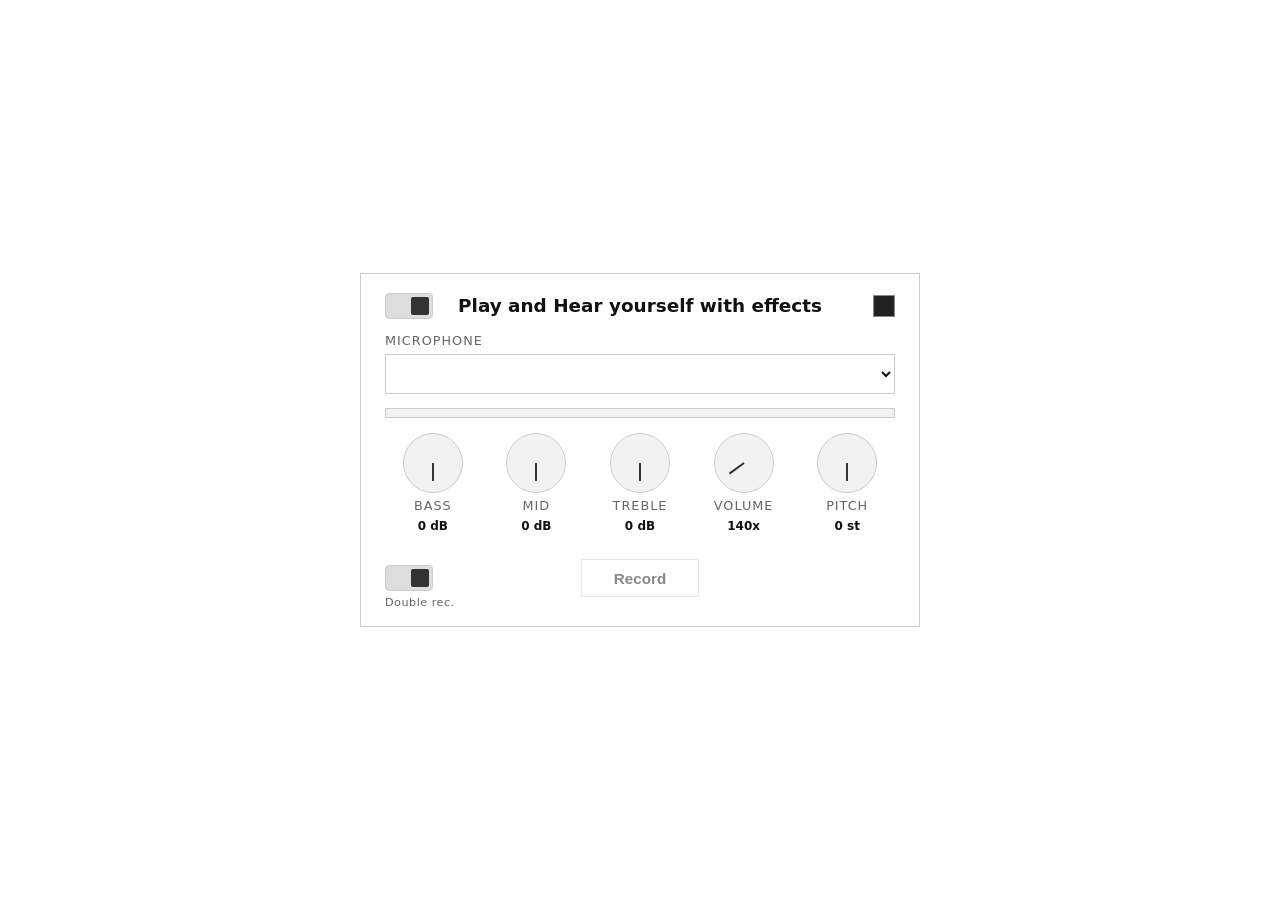
<file: mic/index.html>
<!DOCTYPE html>
<html lang="en">
<head>
    <meta charset="UTF-8">
    <meta name="viewport" content="width=device-width, initial-scale=1.0">
    <title>Fake Guitar Pedal</title>
    <link rel="stylesheet" href="style.css">
</head>
<body>
    <div class="container">
        <div class="header-row">
            <input type="checkbox" id="effects-switch" checked>
            <label for="effects-switch" class="switch" title="Effects"></label>
            <h1>Play and Hear yourself with effects</h1>
            <span class="header-balance">
                <button type="button" id="themeToggle" class="theme-toggle"
                        aria-label="Toggle dark theme" title="Toggle dark theme"></button>
            </span>
        </div>
        <div class="selector">
            <label for="mic-select">Microphone</label>
            <select id="mic-select">
                <option disabled selected>Select a microphone</option>
            </select>
        </div>
        <div class="meter">
            <div class="meter-bar" id="meter-bar"></div>
        </div>
        <div class="knobs">
            <div class="knob">
                <div class="knob-dial" data-value="50" data-type="bass"></div>
                <input type="range" min="0" max="100" value="50" id="bass" class="knob-slider">
                <label>Bass</label>
                <span class="knob-value" data-for="bass">0 dB</span>
            </div>
            <div class="knob">
                <div class="knob-dial" data-value="50" data-type="mid"></div>
                <input type="range" min="0" max="100" value="50" id="mid" class="knob-slider">
                <label>Mid</label>
                <span class="knob-value" data-for="mid">0 dB</span>
            </div>
            <div class="knob">
                <div class="knob-dial" data-value="50" data-type="treble"></div>
                <input type="range" min="0" max="100" value="50" id="treble" class="knob-slider">
                <label>Treble</label>
                <span class="knob-value" data-for="treble">0 dB</span>
            </div>
            <div class="knob">
                <div class="knob-dial" data-value="70" data-type="volume"></div>
                <input type="range" min="0" max="200" value="70" id="volume" class="knob-slider">
                <label>Volume</label>
                <span class="knob-value" data-for="volume">35x</span>
            </div>
            <div class="knob">
                <div class="knob-dial" data-value="50" data-type="pitch"></div>
                <input type="range" min="0" max="100" value="50" id="pitch" class="knob-slider">
                <label>Pitch</label>
                <span class="knob-value" data-for="pitch">0 st</span>
            </div>
        </div>
        <div class="record-section">
            <input type="checkbox" id="track-switch" checked>
            <label for="track-switch" class="switch" title="Record mode: On = effects + dry tracks, Off = effects only"></label>
            <span class="rec-note">Double rec.</span>
            <button id="record-btn" disabled>Record</button>
            <span class="rec-feedback">
                <span id="rec-indicator"></span>
                <span id="rec-time"></span>
            </span>
        </div>
    </div>
    <script src="jungle.js"></script>
    <script src="script.js"></script>
    <div class="badge" id="badge"></div>
    <script>
        (function () {
            var root = document.documentElement;
            var toggle = document.getElementById("themeToggle");
            try {
                if (localStorage.getItem("mic-theme") === "dark") {
                    root.classList.add("theme-dark");
                }
            } catch (e) {}
            toggle.addEventListener("click", function () {
                var dark = root.classList.toggle("theme-dark");
                try {
                    localStorage.setItem("mic-theme", dark ? "dark" : "light");
                } catch (e) {}
            });
        })();
    </script>
    <script>
        if ("serviceWorker" in navigator && location.protocol !== "file:") {
            window.addEventListener("load", function () {
                navigator.serviceWorker.register("sw.js").catch(function () {});
            });
        }
    </script>
</body>
</html>
</file>
<file: mic/style.css>
:root {
    color-scheme: light;
    --bg: #ffffff;
    --panel: #ffffff;
    --field: #ffffff;
    --knob: #f2f2f2;
    --knob-indicator: #333333;
    --text: #111111;
    --muted: #666666;
    --accent: #333333;
    --line: #cccccc;
    --hover: #e8e8e8;
    --meter: #444444;
    --track-on: #dddddd;
    --rec: #c00000;
    --toggle: #222222;
}

html.theme-dark {
    color-scheme: dark;
    --bg: #141414;
    --panel: #1e1e1e;
    --field: #1e1e1e;
    --knob: #2a2a2a;
    --knob-indicator: #eeeeee;
    --text: #eeeeee;
    --muted: #aaaaaa;
    --accent: #eeeeee;
    --line: #444444;
    --hover: #333333;
    --meter: #bbbbbb;
    --track-on: #333333;
    --rec: #e05555;
    --toggle: #eeeeee;
}

* {
    margin: 0;
    padding: 0;
    box-sizing: border-box;
    user-select: none;
    -webkit-user-select: none;
}

body {
    font-family: system-ui, -apple-system, "Segoe UI", Roboto, sans-serif;
    background: var(--bg);
    color: var(--text);
    display: flex;
    align-items: center;
    justify-content: center;
    min-height: 100vh;
    padding: 1rem;
    cursor: default;
}

.header-row {
    display: flex;
    align-items: center;
    justify-content: space-between;
    margin-bottom: 0.9rem;
    gap: 0.75rem;
}

.switch {
    position: relative;
    width: 48px;
    height: 26px;
    background: var(--knob);
    border: 1px solid var(--line);
    border-radius: 4px;
    cursor: pointer;
    flex: 0 0 auto;
}

.header-balance {
    width: 48px;
    display: flex;
    align-items: center;
    justify-content: flex-end;
    flex: 0 0 auto;
}

.switch::after {
    content: "";
    position: absolute;
    top: 3px;
    left: 3px;
    width: 18px;
    height: 18px;
    border-radius: 2px;
    background: var(--knob-indicator);
    transition: transform 0.15s;
}

#effects-switch {
    display: none;
}

#effects-switch:checked + .switch {
    background: var(--track-on);
}

#effects-switch:checked + .switch::after {
    transform: translateX(22px);
}

.container {
    background: var(--panel);
    padding: 1.2rem 1.5rem;
    border: 1px solid var(--line);
    border-radius: 0;
    width: min(560px, 92vw);
    position: relative;
}

h1 {
    text-align: center;
    font-size: 1.15rem;
    margin-bottom: 0;
    font-weight: 600;
}

.selector {
    display: flex;
    flex-direction: column;
    gap: 0.35rem;
    margin-bottom: 0.9rem;
}

.selector label {
    font-size: 0.8rem;
    color: var(--muted);
    text-transform: uppercase;
    letter-spacing: 1px;
}

.selector select {
    background: var(--field);
    color: var(--text);
    border: 1px solid var(--line);
    border-radius: 0;
    padding: 0.6rem 0.8rem;
    font-size: 0.95rem;
    cursor: pointer;
    outline: none;
}

.selector select:hover {
    border-color: var(--muted);
}

.meter {
    background: var(--knob);
    border: 1px solid var(--line);
    height: 10px;
    border-radius: 0;
    overflow: hidden;
    margin-bottom: 0.9rem;
}

.meter-bar {
    height: 100%;
    width: 0%;
    background: var(--meter);
    transition: width 60ms linear;
}

.knobs {
    display: grid;
    grid-template-columns: repeat(5, 1fr);
    gap: 0.5rem;
    transition: opacity 0.2s;
}

.knob {
    display: flex;
    flex-direction: column;
    align-items: center;
    gap: 0.35rem;
}

.knob-dial {
    width: 60px;
    height: 60px;
    border-radius: 50%;
    background: var(--knob);
    border: 1px solid var(--line);
    position: relative;
    cursor: pointer;
}

.knob-dial::after {
    content: "";
    position: absolute;
    top: 50%;
    left: 50%;
    width: 2px;
    height: 18px;
    background: var(--knob-indicator);
    transform-origin: 50% 0;
    transform: translate(-50%, -0%) rotate(var(--knob-rotation, 0deg));
}

.knob-dial.volume::after {
    background: var(--accent);
}

.knob-slider {
    width: 100%;
    cursor: pointer;
    opacity: 0;
    position: absolute;
}

.knob label {
    font-size: 0.8rem;
    color: var(--muted);
    text-transform: uppercase;
    letter-spacing: 1px;
}

.knob-value {
    font-size: 0.75rem;
    color: var(--text);
    font-weight: 600;
    min-height: 1em;
}

.record-section {
    position: relative;
    margin-top: 1rem;
    height: 58px;
}

.rec-note {
    position: absolute;
    left: 0;
    top: calc(50% + 18px);
    font-size: 0.7rem;
    color: var(--muted);
    letter-spacing: 0.5px;
    white-space: nowrap;
}

#record-btn {
    position: absolute;
    left: 50%;
    top: 50%;
    transform: translate(-50%, -50%);
    background: var(--field);
    color: var(--text);
    border: 1px solid var(--line);
    border-radius: 0;
    padding: 0.6rem 2rem;
    font-size: 0.95rem;
    font-weight: 600;
    cursor: pointer;
}

#record-btn:hover:not(:disabled) {
    background: var(--knob);
}

#record-btn:disabled {
    opacity: 0.5;
    cursor: not-allowed;
}

#record-btn.recording {
    background: var(--rec);
    border-color: var(--rec);
    color: #ffffff;
}

.rec-feedback {
    position: absolute;
    left: calc(50% + 110px);
    top: 50%;
    transform: translateY(-50%);
    display: flex;
    align-items: center;
    gap: 0.8rem;
}

.record-section .switch {
    position: absolute;
    left: 0;
    top: 50%;
    transform: translateY(-50%);
}

#track-switch {
    display: none;
}

#track-switch:checked + .switch {
    background: var(--track-on);
}

#track-switch:checked + .switch::after {
    transform: translateX(22px);
}

#rec-indicator {
    width: 12px;
    height: 12px;
    border-radius: 50%;
    background: transparent;
}

#rec-indicator.on {
    background: var(--rec);
}

#rec-time {
    font-size: 0.85rem;
    color: var(--muted);
    min-width: 4ch;
    font-variant-numeric: tabular-nums;
    line-height: 1;
}

.knobs.bypassed {
    opacity: 0.35;
    pointer-events: none;
}

.badge {
    position: fixed;
    padding: 0.3rem 0.7rem;
    background: var(--panel);
    border: 1px solid var(--line);
    border-radius: 0;
    font-size: 0.85rem;
    color: var(--text);
    pointer-events: none;
    opacity: 0;
    z-index: 100;
    white-space: nowrap;
}

.theme-toggle {
    position: static;
    flex: 0 0 auto;
    width: 22px;
    height: 22px;
    padding: 0;
    background: var(--toggle);
    border: 1px solid #888888;
    border-radius: 0;
    cursor: pointer;
    z-index: 200;
}

@media (max-width: 480px) {
    .knobs {
        grid-template-columns: repeat(2, 1fr);
    }
}
</file>
